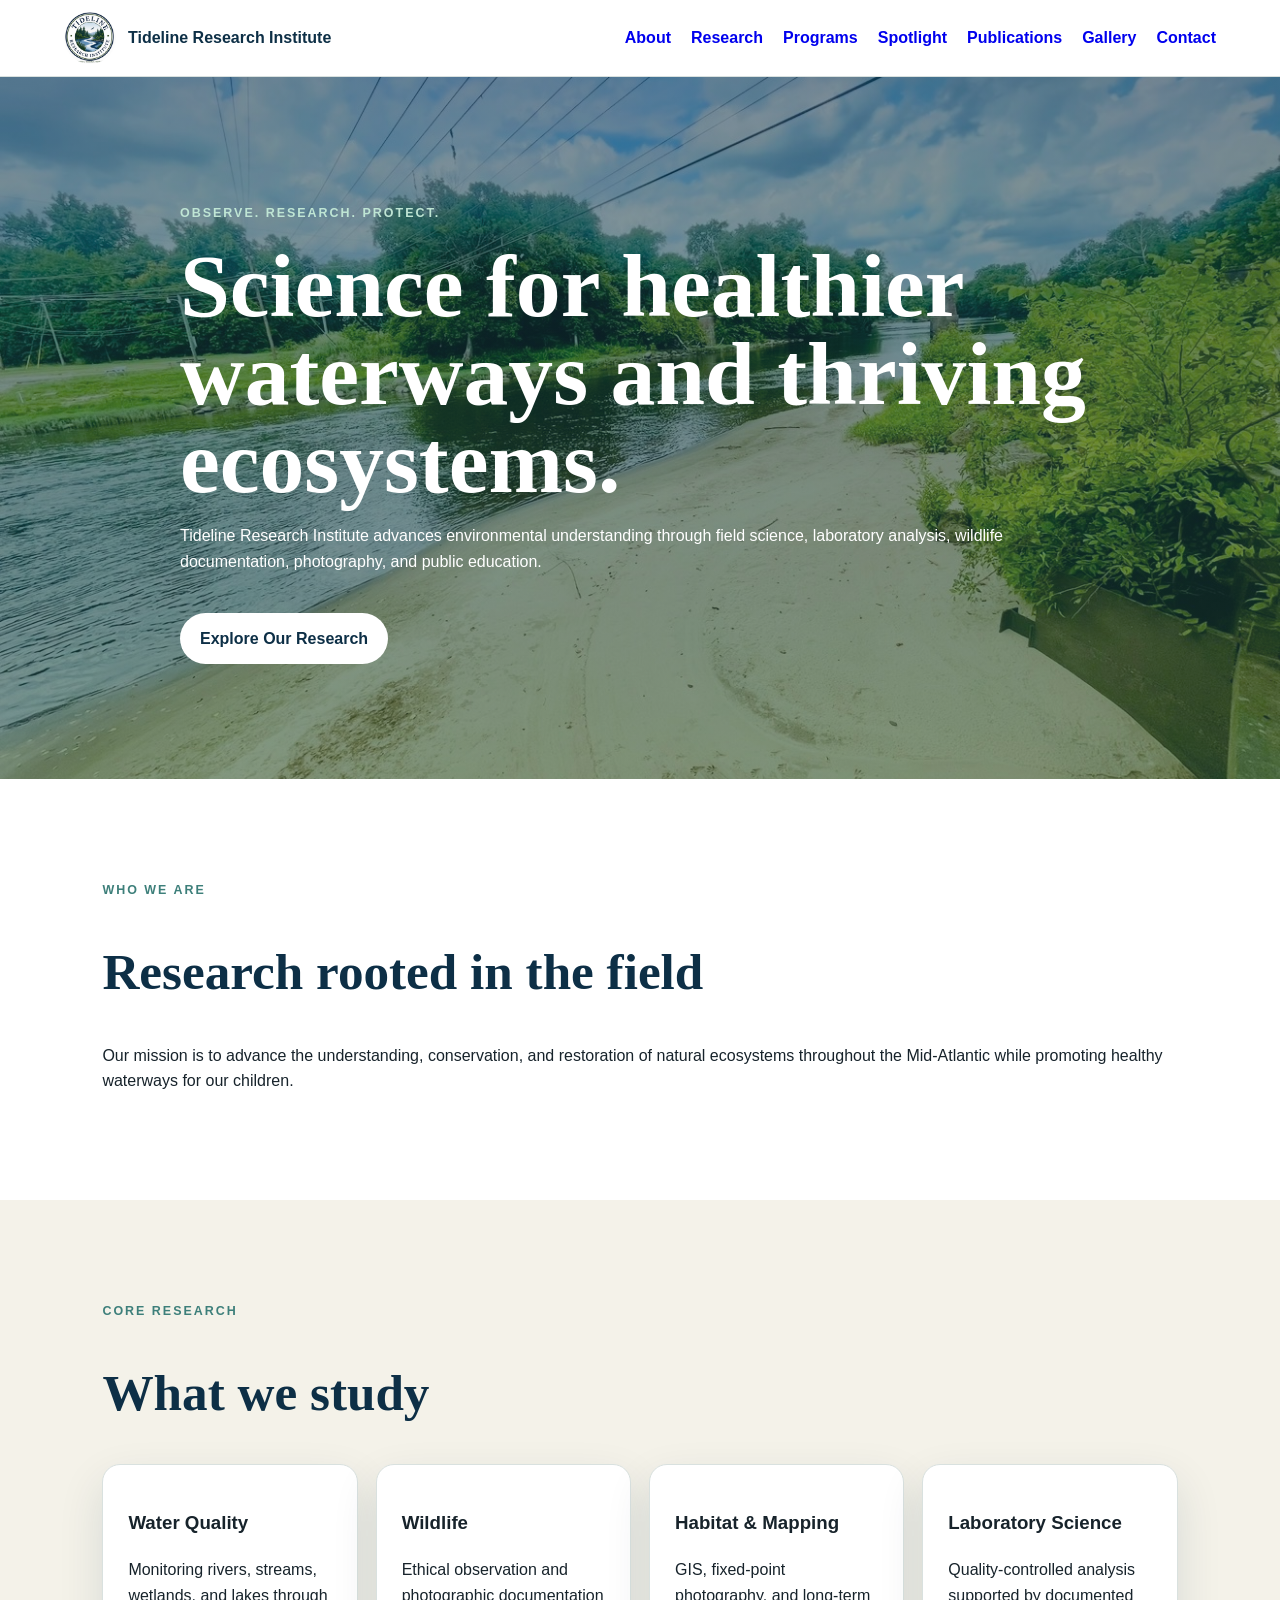
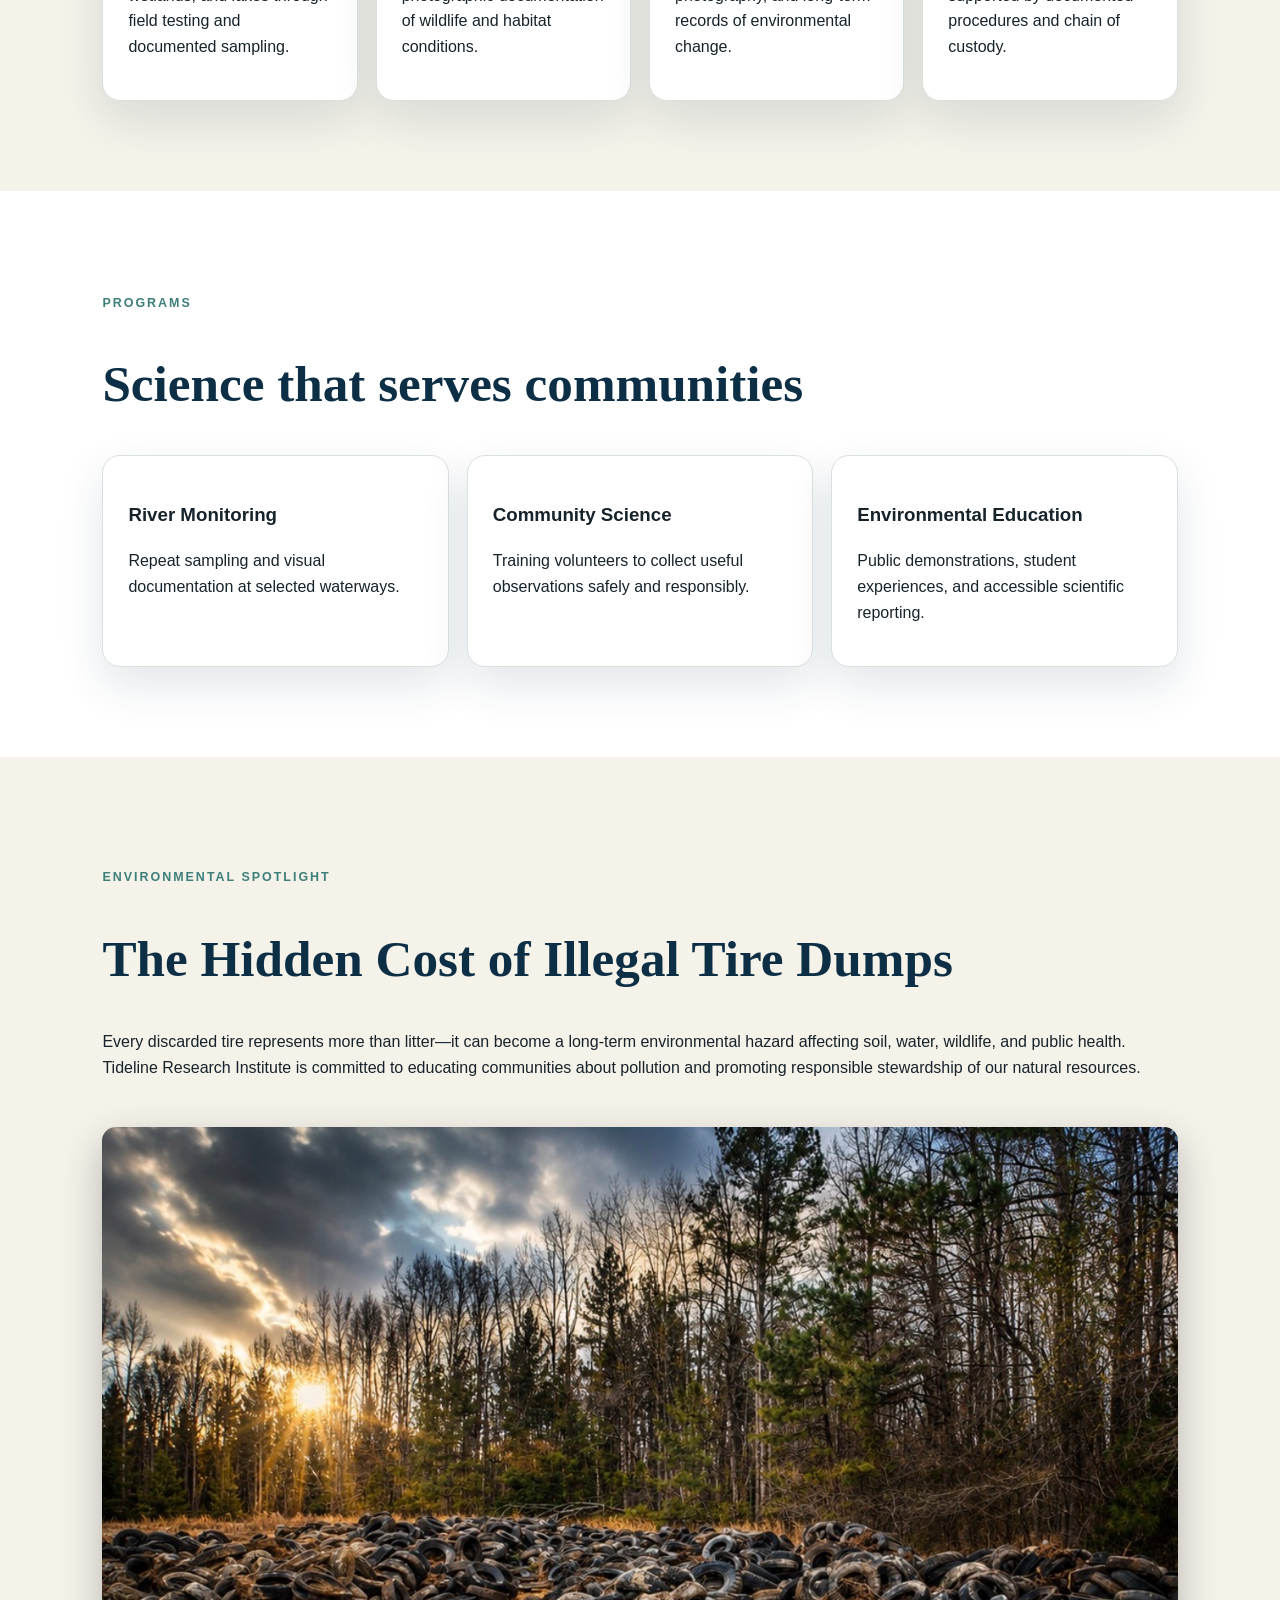
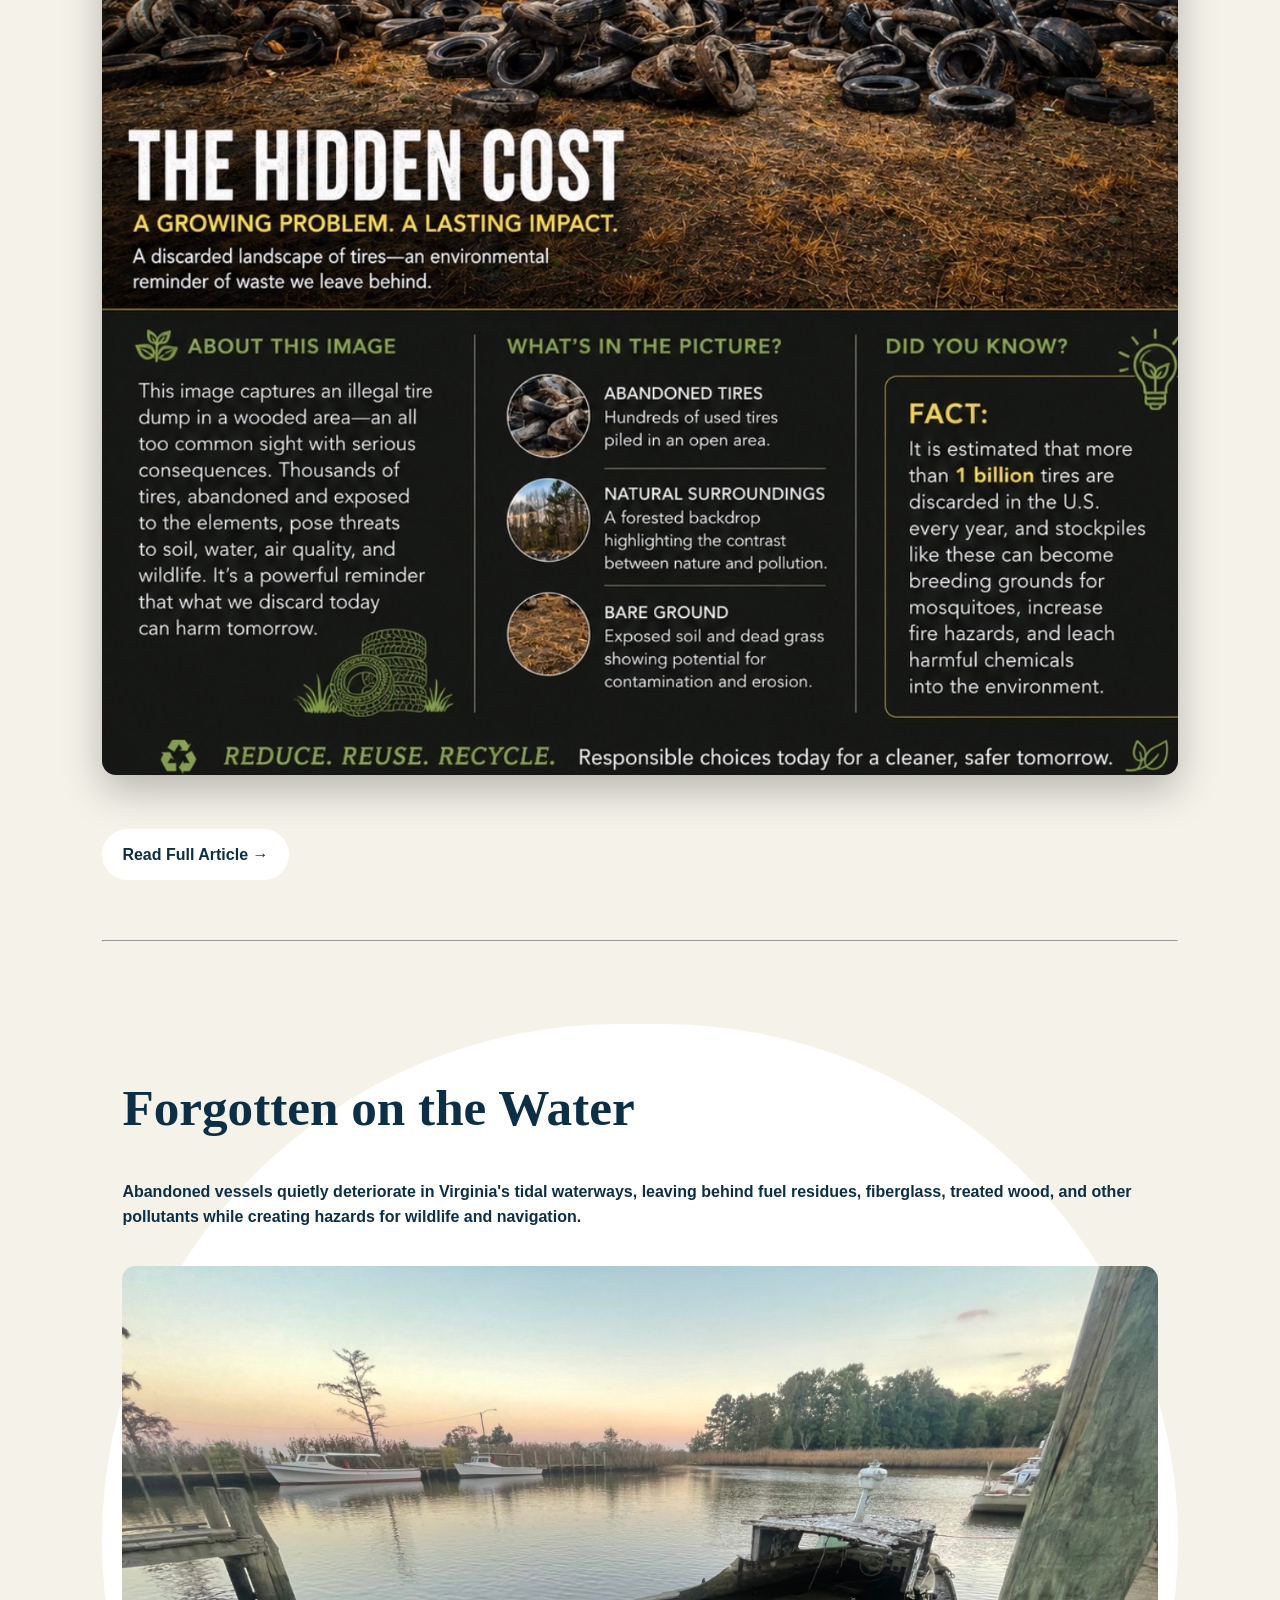
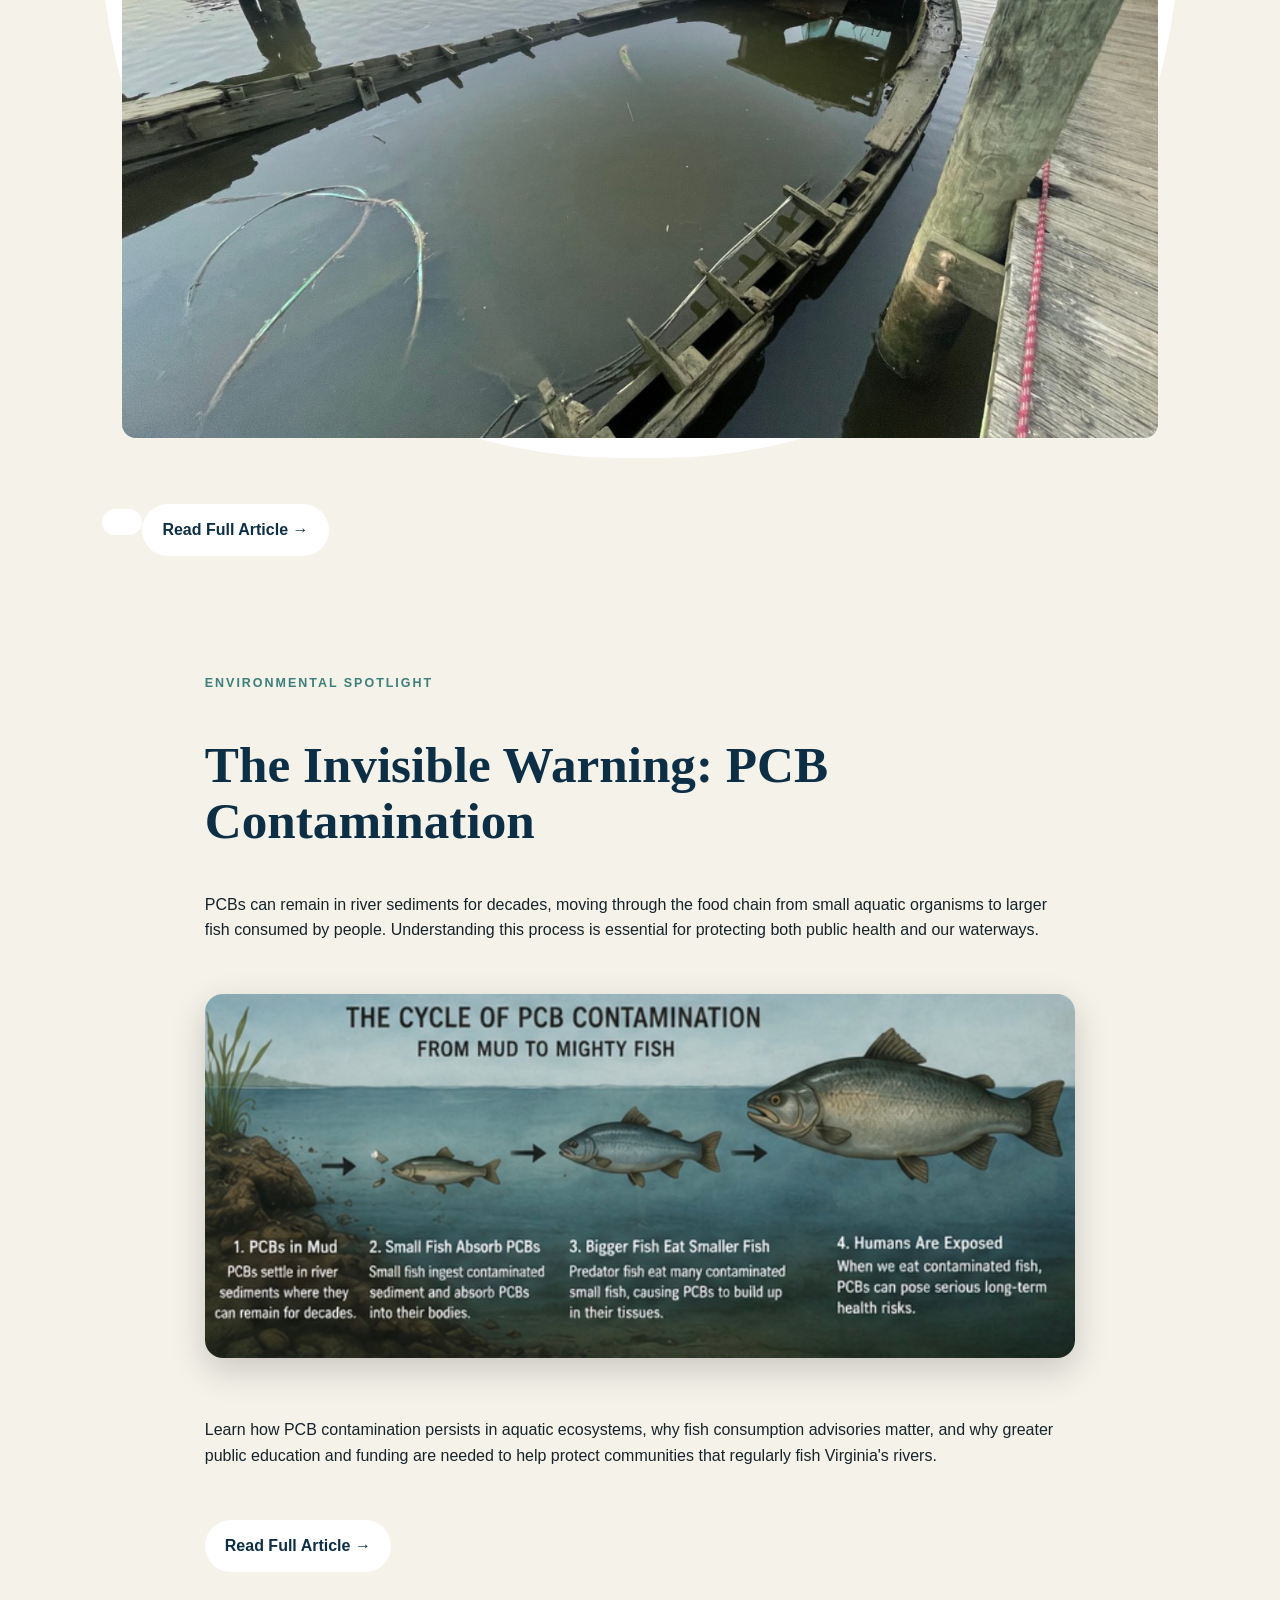
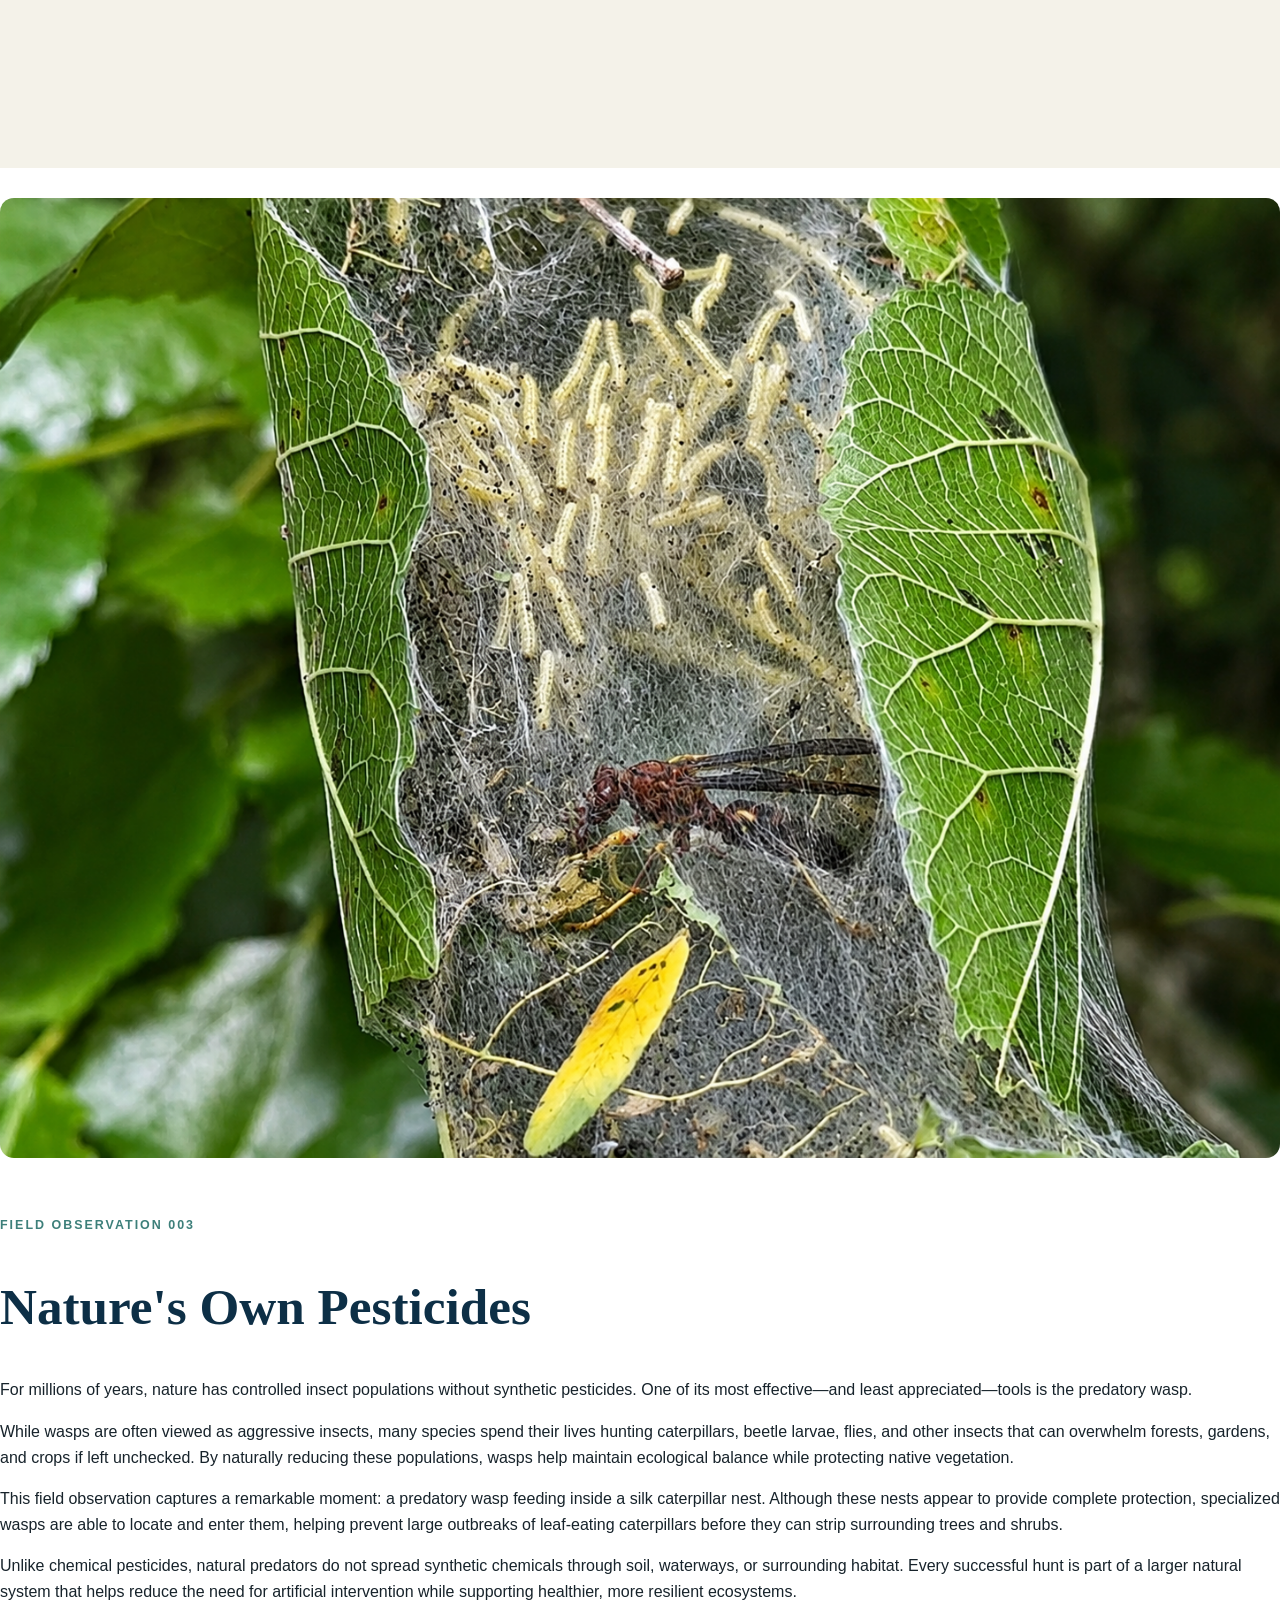
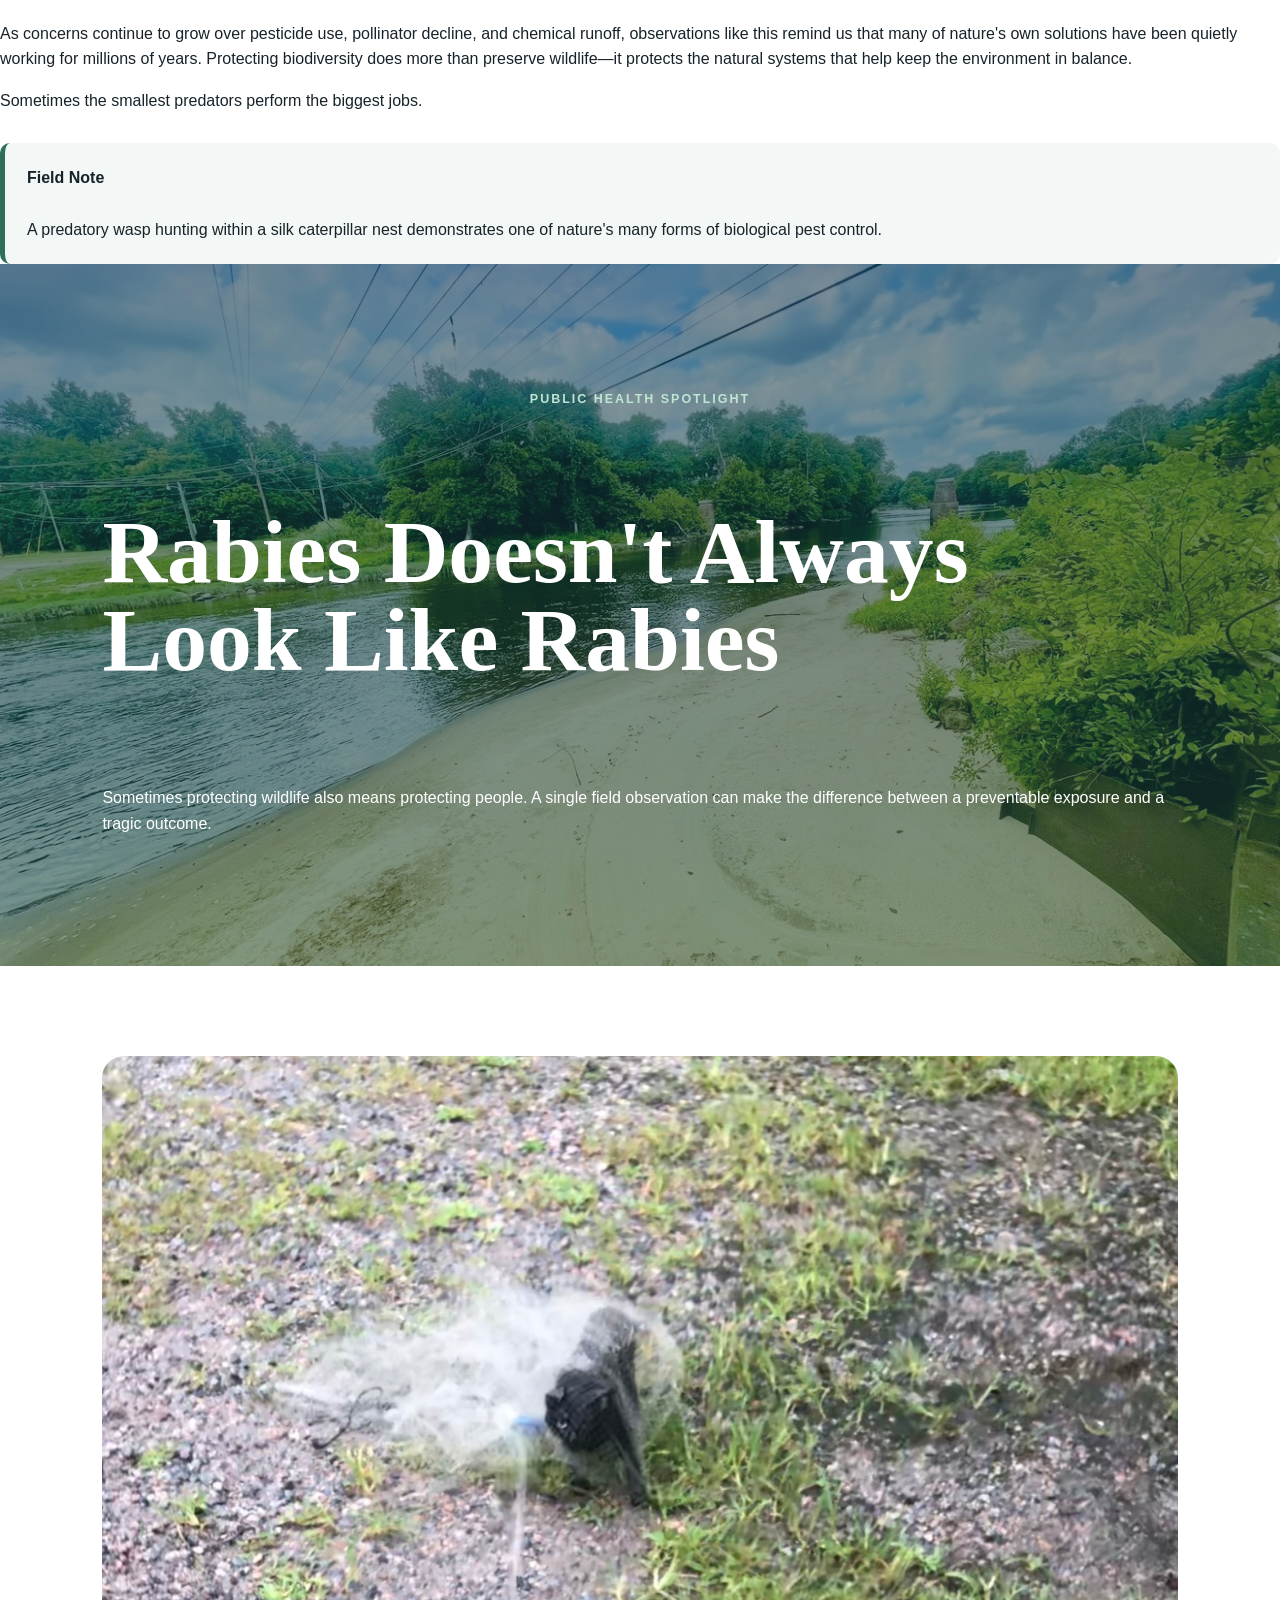
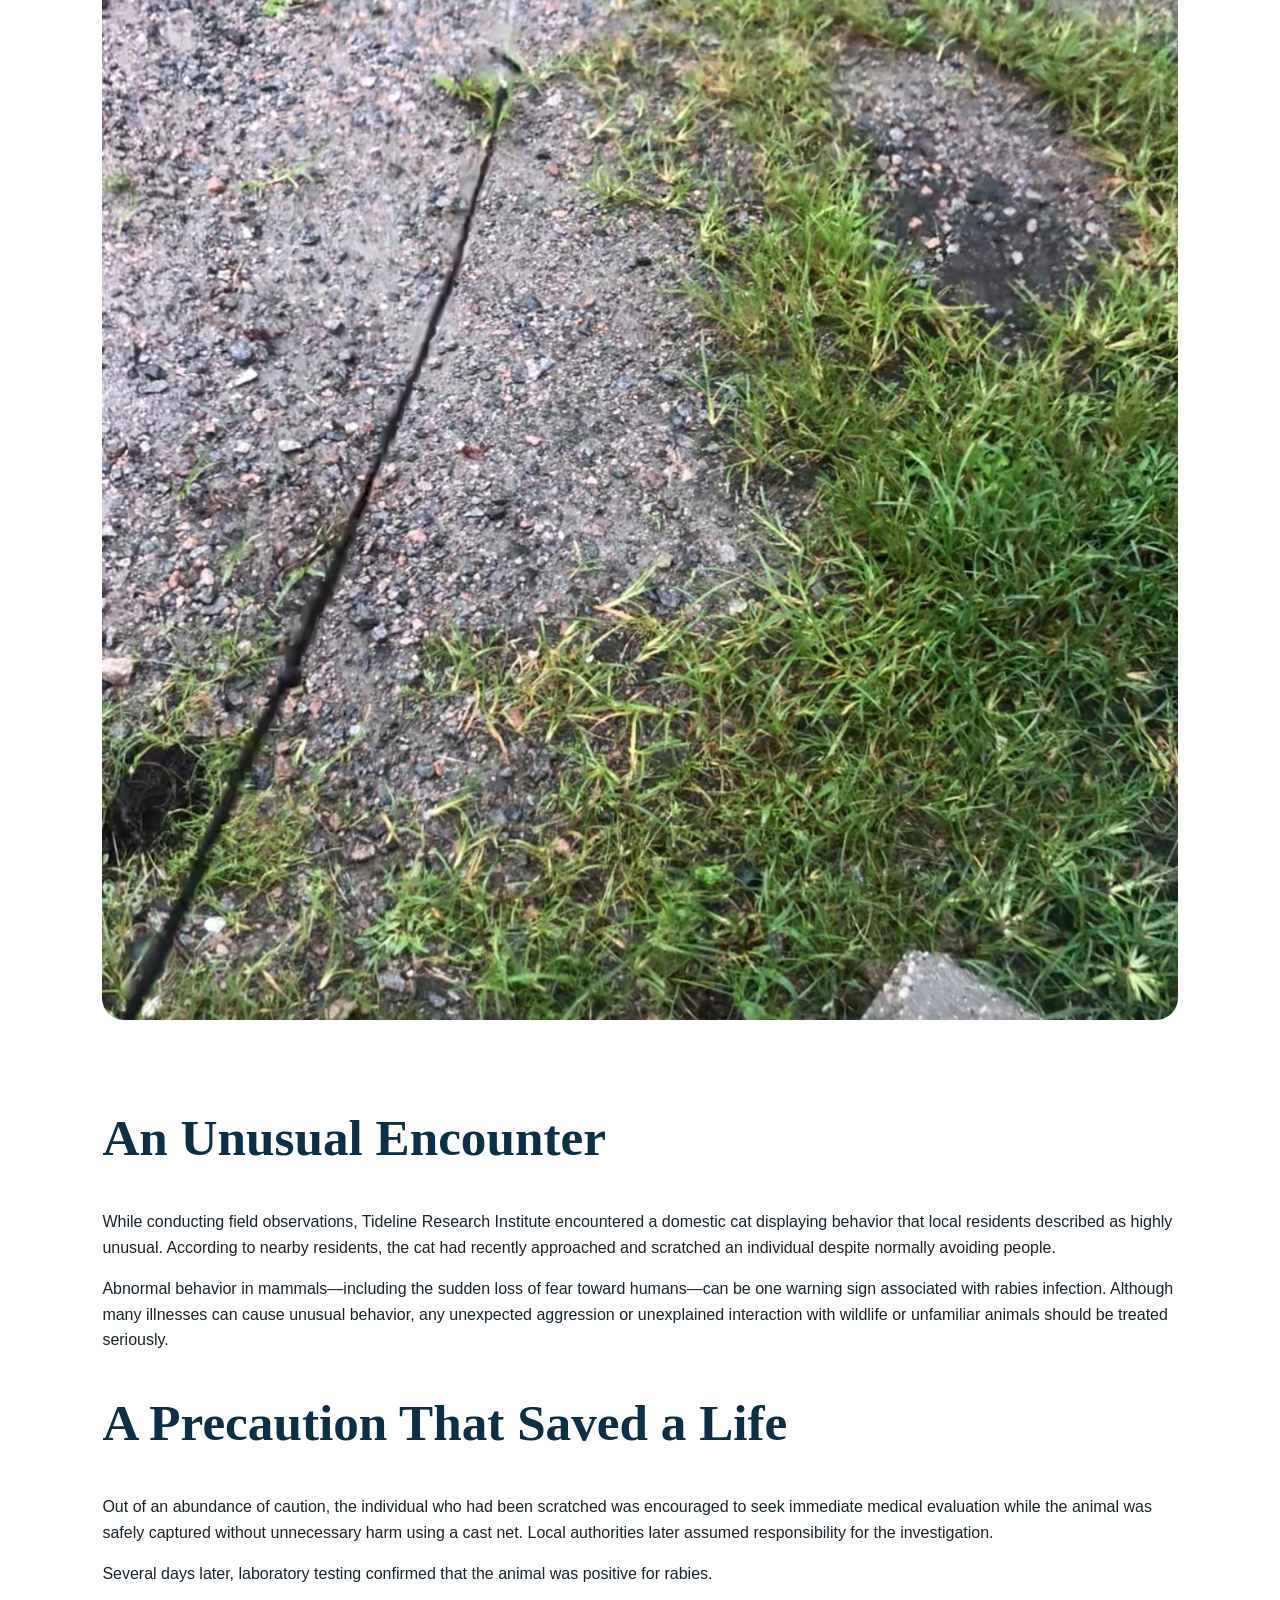
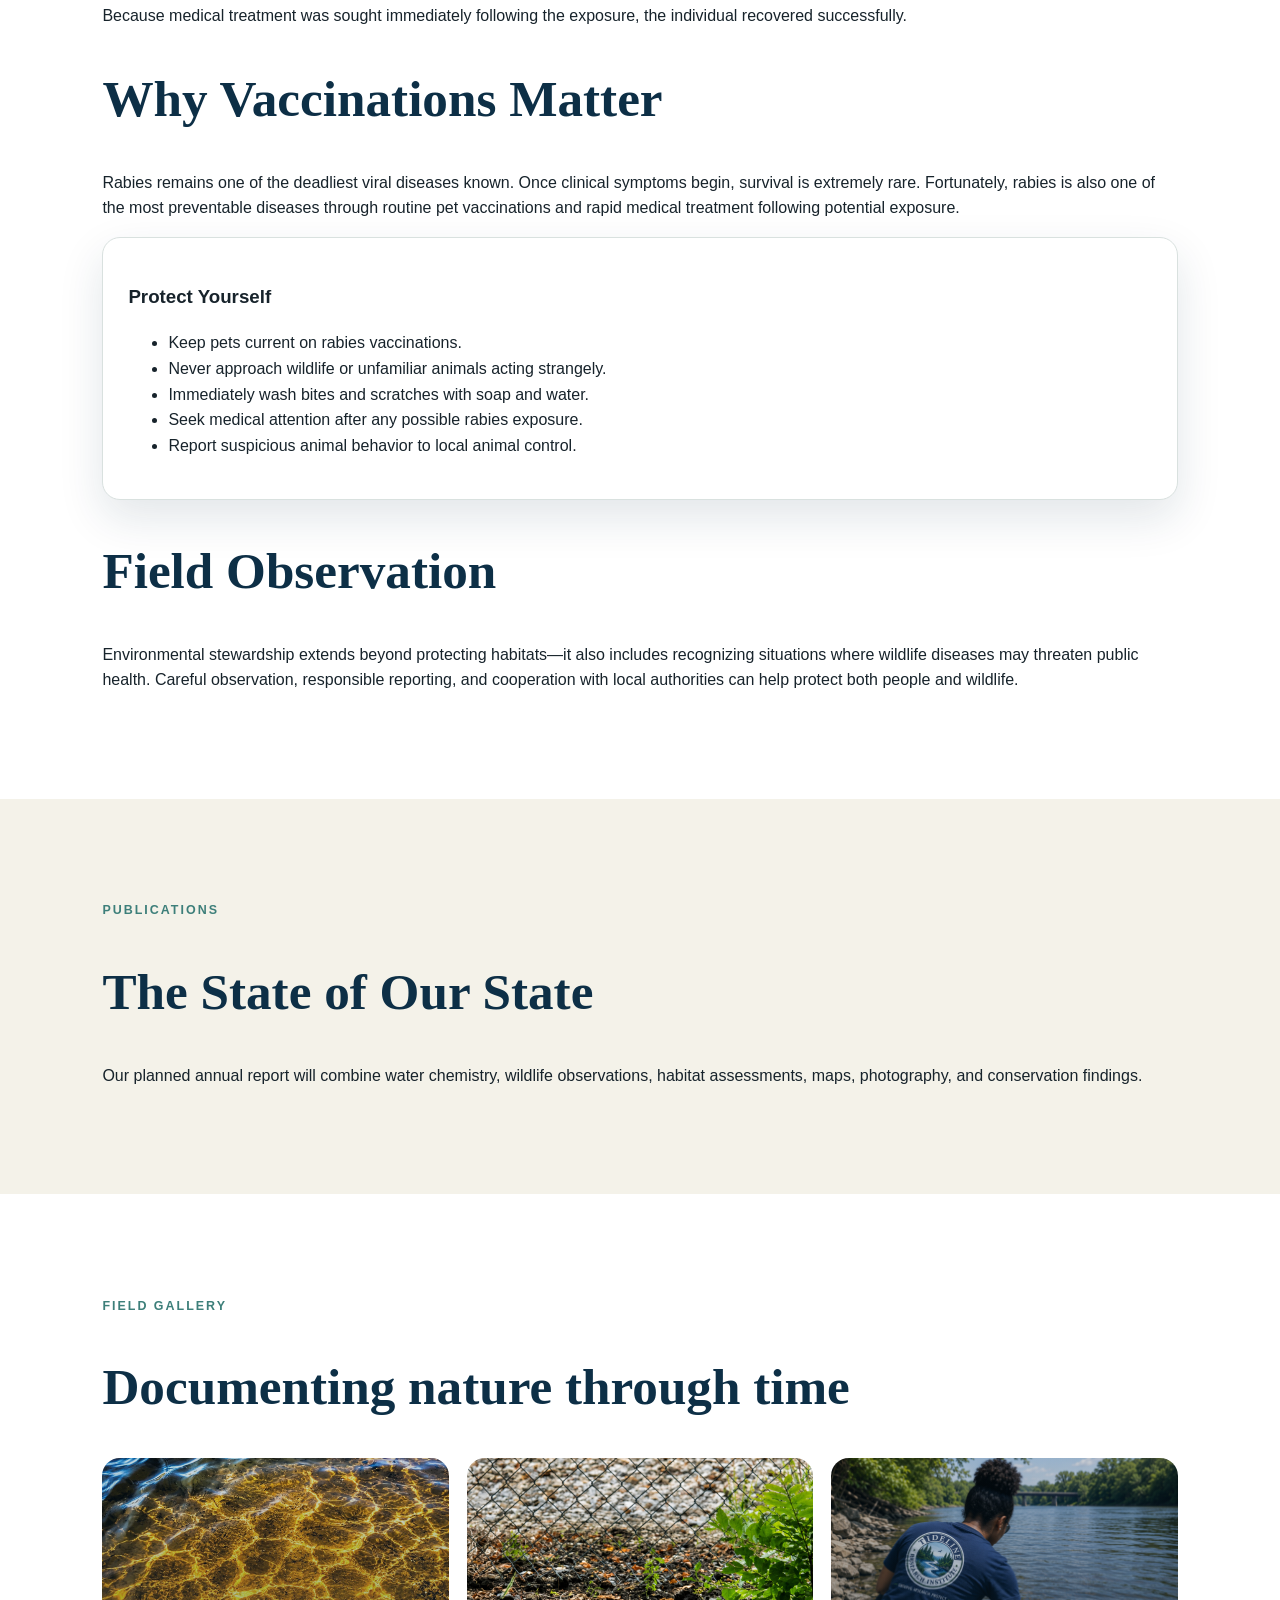
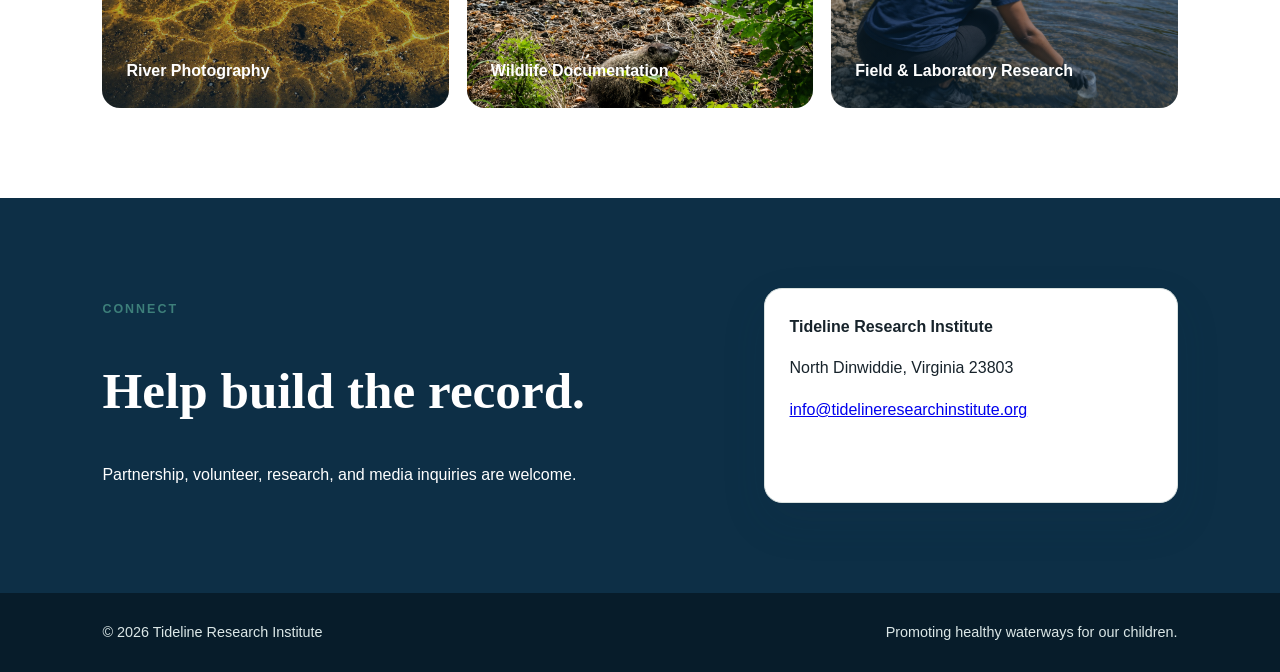
<file: index.html>
<!doctype html>
<html lang="en">
<head>
  <meta property="og:title" content="Tideline Research Institute">
<meta property="og:description" content="Environmental research, water quality, wildlife conservation, and public education.">
<meta property="og:image" content="logo.png">
<meta property="og:type" content="website">
<meta charset="utf-8">
<meta name="viewport" content="width=device-width, initial-scale=1">
<title>Tideline Research Institute</title>
<meta name="description" content="Environmental research, wildlife documentation, water-quality monitoring, conservation, and public education.">
<link rel="stylesheet" href="styles.css">
</head>
<body>
<header>
  <a class="brand" href="#home">
    <img src="logo.png" alt="Tideline Research Institute logo">
    <span>Tideline Research Institute</span>
  </a>
  <button id="menu">Menu</button>
  <nav id="nav">
    <a href="#about">About</a>
    <a href="#research">Research</a>
    <a href="#programs">Programs</a>
    <a href="#spotlight">Spotlight</a>
    <a href="#publications">Publications</a>
    <a href="#gallery">Gallery</a>
    <a href="#contact">Contact</a>
  </nav>
</header>

<main>
<section id="home" class="hero">
  <div>
    <p class="eyebrow">Observe. Research. Protect.</p>
    <h1>Science for healthier waterways and thriving ecosystems.</h1>
    <p>Tideline Research Institute advances environmental understanding through field science, laboratory analysis, wildlife documentation, photography, and public education.</p>
    <a class="btn" href="#research">Explore Our Research</a>
  </div>
</section>

<section id="about" class="section">
  <p class="eyebrow">Who We Are</p>
  <h2>Research rooted in the field</h2>
  <p>Our mission is to advance the understanding, conservation, and restoration of natural ecosystems throughout the Mid-Atlantic while promoting healthy waterways for our children.</p>
</section>

<section id="research" class="section alt">
  <p class="eyebrow">Core Research</p>
  <h2>What we study</h2>
  <div class="grid">
    <article><h3>Water Quality</h3><p>Monitoring rivers, streams, wetlands, and lakes through field testing and documented sampling.</p></article>
    <article><h3>Wildlife</h3><p>Ethical observation and photographic documentation of wildlife and habitat conditions.</p></article>
    <article><h3>Habitat & Mapping</h3><p>GIS, fixed-point photography, and long-term records of environmental change.</p></article>
    <article><h3>Laboratory Science</h3><p>Quality-controlled analysis supported by documented procedures and chain of custody.</p></article>
  </div>
</section>

<section id="programs" class="section">
  <p class="eyebrow">Programs</p>
  <h2>Science that serves communities</h2>
  <div class="grid three">
    <article><h3>River Monitoring</h3><p>Repeat sampling and visual documentation at selected waterways.</p></article>
    <article><h3>Community Science</h3><p>Training volunteers to collect useful observations safely and responsibly.</p></article>
    <article><h3>Environmental Education</h3><p>Public demonstrations, student experiences, and accessible scientific reporting.</p></article>
  </div>
</section>
<section id="spotlight" class="section alt">
    <div class="container">

        <h5 class="eyebrow">Environmental Spotlight</h5>

        <h2>The Hidden Cost of Illegal Tire Dumps</h2>

        <p>
            Every discarded tire represents more than litter—it can become a long-term
            environmental hazard affecting soil, water, wildlife, and public health.
            Tideline Research Institute is committed to educating communities about
            pollution and promoting responsible stewardship of our natural resources.
        </p>

        <img
            src="IMG_0226.jpeg"
            alt="The Hidden Cost of Illegal Tire Dumps"
            style="width:100%;border-radius:14px;margin-top:30px;box-shadow:0 15px 40px rgba(0,0,0,.25);">
<p style="margin-top:24px;">
  <a class="btn" href="tiredumps.html">
    Read Full Article →
    <hr style="margin:60px 0;">

<h2>Forgotten on the Water</h2>

<p>
Abandoned vessels quietly deteriorate in Virginia's tidal waterways, leaving behind fuel residues, fiberglass, treated wood, and other pollutants while creating hazards for wildlife and navigation.
</p>

<img
src="IMG_0229.jpeg"
alt="Abandoned Vessel"
style="width:100%;border-radius:14px;margin-top:20px;">

<p style="margin-top:24px;">
<a class="btn" href="boats.html">
Read Full Article →
</a>
</p>
  </a>
</p>
    </div>

<section id="pcb" class="section alt">
    <div class="container">

        <p class="eyebrow">Environmental Spotlight</p>

        <h2>The Invisible Warning: PCB Contamination</h2>

        <p>
            PCBs can remain in river sediments for decades, moving through the food chain from small aquatic organisms to larger fish consumed by people. Understanding this process is essential for protecting both public health and our waterways.
        </p>

        <img
            src="IMG_0235.jpeg"
            alt="Cycle of PCB contamination from river sediment to fish and human consumption"
            style="width:100%;border-radius:18px;box-shadow:0 12px 35px rgba(0,0,0,.18);margin:35px 0;">

        <p>
            Learn how PCB contamination persists in aquatic ecosystems, why fish consumption advisories matter, and why greater public education and funding are needed to help protect communities that regularly fish Virginia's rivers.
        </p>

        <p style="margin-top:30px;">
            <a class="btn" href="pcbcontamination.html">
                Read Full Article →
            </a>
        </p>

    </div>
</section>
  
</section>

  <img
  src="0D252C12-E954-45B9-AF05-C8CB2DD5C07C.png"
  alt="Predatory wasp hunting caterpillars inside a silk web"
  style="width:100%;border-radius:14px;margin:30px 0;object-fit:cover;"
>
  <h5 class="eyebrow">Field Observation 003</h5>

<h2>Nature's Own Pesticides</h2>

<p>
For millions of years, nature has controlled insect populations without synthetic pesticides. One of its most effective—and least appreciated—tools is the predatory wasp.
</p>

<p>
While wasps are often viewed as aggressive insects, many species spend their lives hunting caterpillars, beetle larvae, flies, and other insects that can overwhelm forests, gardens, and crops if left unchecked. By naturally reducing these populations, wasps help maintain ecological balance while protecting native vegetation.
</p>

<p>
This field observation captures a remarkable moment: a predatory wasp feeding inside a silk caterpillar nest. Although these nests appear to provide complete protection, specialized wasps are able to locate and enter them, helping prevent large outbreaks of leaf-eating caterpillars before they can strip surrounding trees and shrubs.
</p>

<p>
Unlike chemical pesticides, natural predators do not spread synthetic chemicals through soil, waterways, or surrounding habitat. Every successful hunt is part of a larger natural system that helps reduce the need for artificial intervention while supporting healthier, more resilient ecosystems.
</p>

<p>
As concerns continue to grow over pesticide use, pollinator decline, and chemical runoff, observations like this remind us that many of nature's own solutions have been quietly working for millions of years. Protecting biodiversity does more than preserve wildlife—it protects the natural systems that help keep the environment in balance.
</p>

<p>
Sometimes the smallest predators perform the biggest jobs.
</p>

<div style="
background:#f3f7f5;
padding:22px;
border-left:5px solid #2e6f5c;
border-radius:10px;
margin-top:30px;
">
<strong>Field Note</strong><br><br>
A predatory wasp hunting within a silk caterpillar nest demonstrates one of nature's many forms of biological pest control.
</div>

  <section class="hero">

<p class="eyebrow">PUBLIC HEALTH SPOTLIGHT</p>

<h1>Rabies Doesn't Always Look Like Rabies</h1>

<p>
Sometimes protecting wildlife also means protecting people. A single field observation can make the difference between a preventable exposure and a tragic outcome.
</p>

</section>

<section class="section">

<img
src="IMG_0339.jpeg"
alt="Safely capturing a cat suspected of having rabies"
style="width:100%;border-radius:22px;margin-bottom:40px;">

<h2>An Unusual Encounter</h2>

<p>

While conducting field observations, Tideline Research Institute encountered a domestic cat displaying behavior that local residents described as highly unusual. According to nearby residents, the cat had recently approached and scratched an individual despite normally avoiding people.

</p>

<p>

Abnormal behavior in mammals—including the sudden loss of fear toward humans—can be one warning sign associated with rabies infection. Although many illnesses can cause unusual behavior, any unexpected aggression or unexplained interaction with wildlife or unfamiliar animals should be treated seriously.

</p>

<h2>A Precaution That Saved a Life</h2>

<p>

Out of an abundance of caution, the individual who had been scratched was encouraged to seek immediate medical evaluation while the animal was safely captured without unnecessary harm using a cast net. Local authorities later assumed responsibility for the investigation.

</p>

<p>

Several days later, laboratory testing confirmed that the animal was positive for rabies.

</p>

<p>

Because medical treatment was sought immediately following the exposure, the individual recovered successfully.

</p>

<h2>Why Vaccinations Matter</h2>

<p>

Rabies remains one of the deadliest viral diseases known. Once clinical symptoms begin, survival is extremely rare. Fortunately, rabies is also one of the most preventable diseases through routine pet vaccinations and rapid medical treatment following potential exposure.

</p>

<div class="panel">

<h3>Protect Yourself</h3>

<ul>

<li>Keep pets current on rabies vaccinations.</li>

<li>Never approach wildlife or unfamiliar animals acting strangely.</li>

<li>Immediately wash bites and scratches with soap and water.</li>

<li>Seek medical attention after any possible rabies exposure.</li>

<li>Report suspicious animal behavior to local animal control.</li>

</ul>

</div>

<h2>Field Observation</h2>

<p>

Environmental stewardship extends beyond protecting habitats—it also includes recognizing situations where wildlife diseases may threaten public health. Careful observation, responsible reporting, and cooperation with local authorities can help protect both people and wildlife.

</p>

</section>
  
<section id="publications" class="section alt">
  <p class="eyebrow">Publications</p>
  <h2>The State of Our State</h2>
  <p>Our planned annual report will combine water chemistry, wildlife observations, habitat assessments, maps, photography, and conservation findings.</p>
</section>

<section id="gallery" class="section">
  <p class="eyebrow">Field Gallery</p>
  <h2>Documenting nature through time</h2>
  <div class="gallery">
  <a href="riverphotography.html" style="text-decoration:none;color:inherit;">
<div style="
background:
linear-gradient(rgba(13,47,70,.18), rgba(13,47,70,.45)),
url('IMG_0244.jpeg');
background-size:cover;
background-position:center 35%;
">
River Photography
</div>
</a>
<a href="wildlife.html" style="text-decoration:none;color:inherit;">

<div style="
background-image:url('D9C00184-7600-45F3-8F25-3B37F26868F0.png');
background-size:cover;
background-position:center center;
background-repeat:no-repeat;
">

Wildlife Documentation

</div>

</a>
   <a href="fieldresearch.html" style="text-decoration:none;color:inherit;">

<div style="
background:
linear-gradient(rgba(13,47,70,.15),rgba(13,47,70,.45)),
url('22906DB4-4F8C-4349-9549-8721A0DA4881.png');
background-size:cover;
background-position:center;
background-repeat:no-repeat;
">

Field & Laboratory Research

</div>

</a>
  </div>
</section>

<section id="contact" class="section contact">
  <div>
    <p class="eyebrow">Connect</p>
    <h2>Help build the record.</h2>
    <p>Partnership, volunteer, research, and media inquiries are welcome.</p>
  </div>
  <div class="panel">
    <strong>Tideline Research Institute</strong>
    <p>North Dinwiddie, Virginia 23803</p>
    <p><a href="mailto:info@tidelineresearchinstitute.org">info@tidelineresearchinstitute.org</a></p>
  </div>
</section>
</main>

<footer>
  <span>© <span id="year"></span> Tideline Research Institute</span>
  <span>Promoting healthy waterways for our children.</span>
  
</footer>
<script src="script.js"></script>
  <div class="flower-border flower-border-left"></div>
<div class="flower-border flower-border-right"></div>
</body>
</html>
</file>
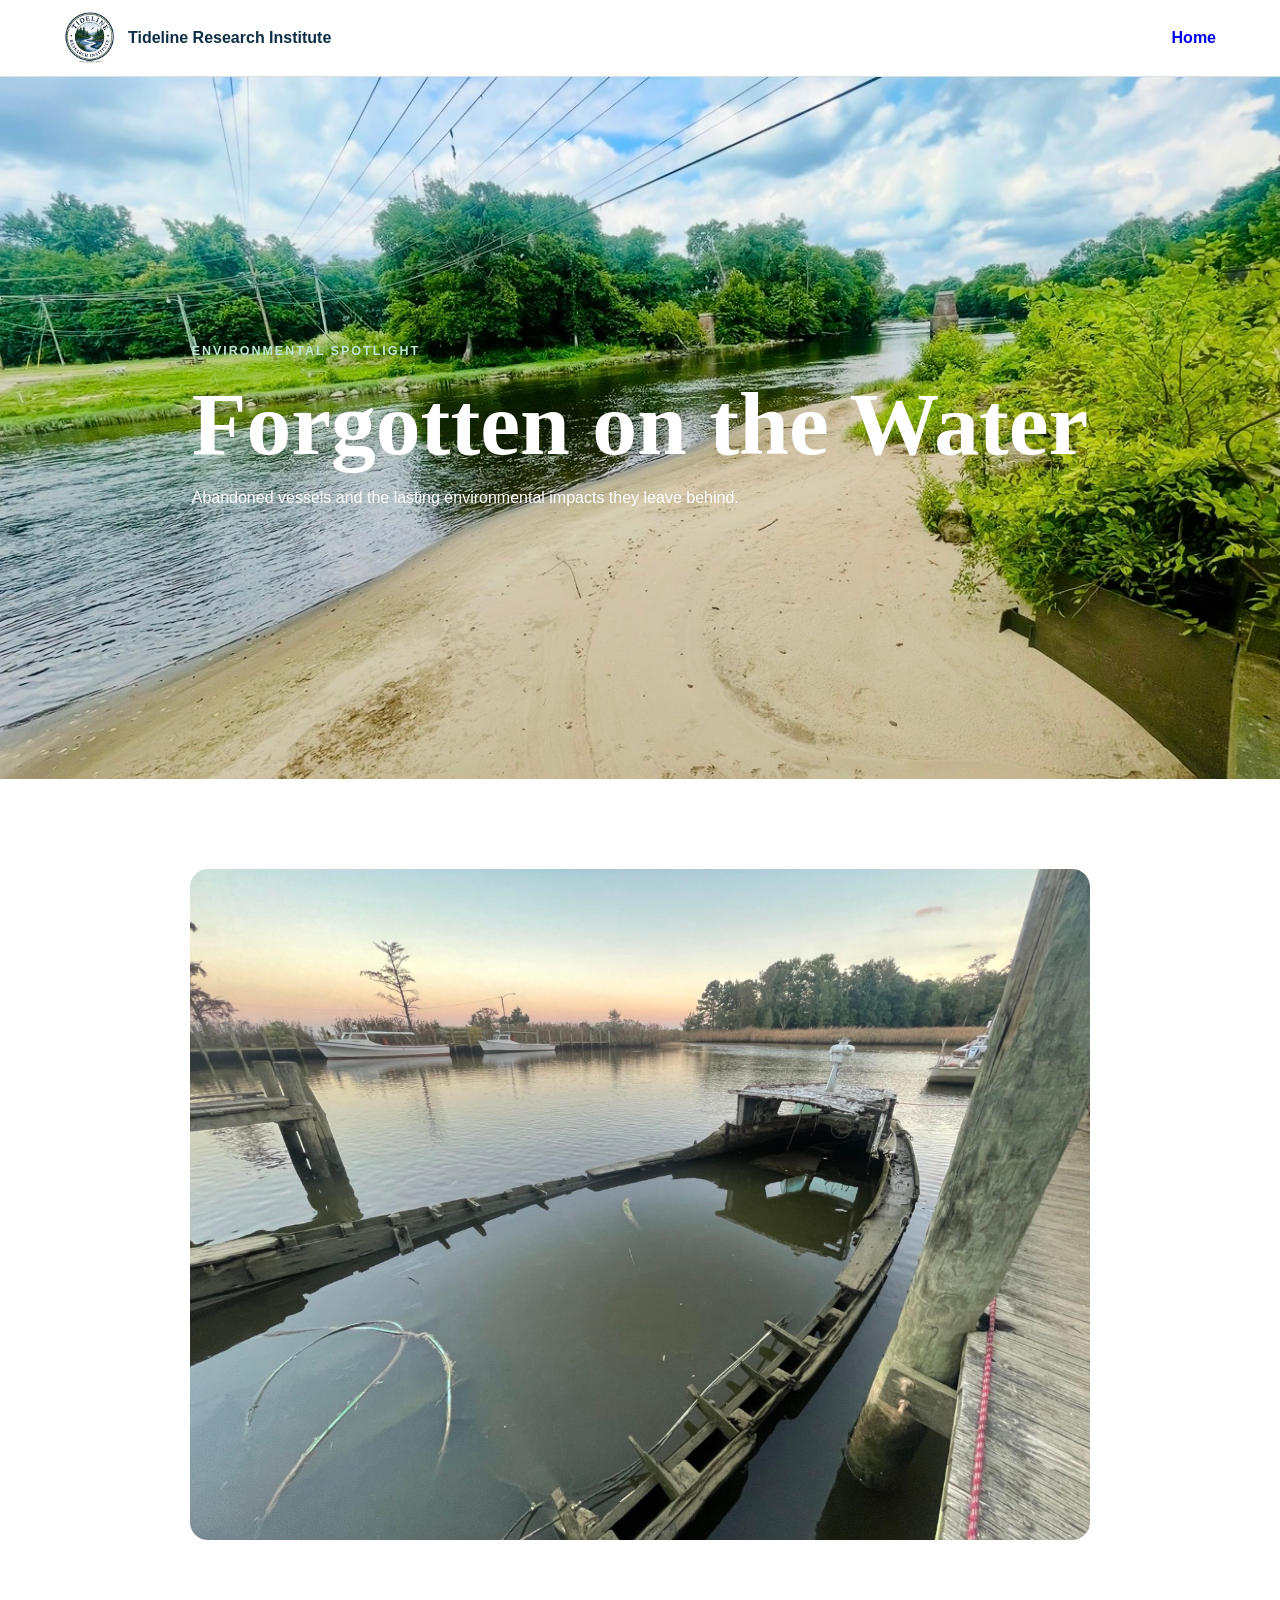
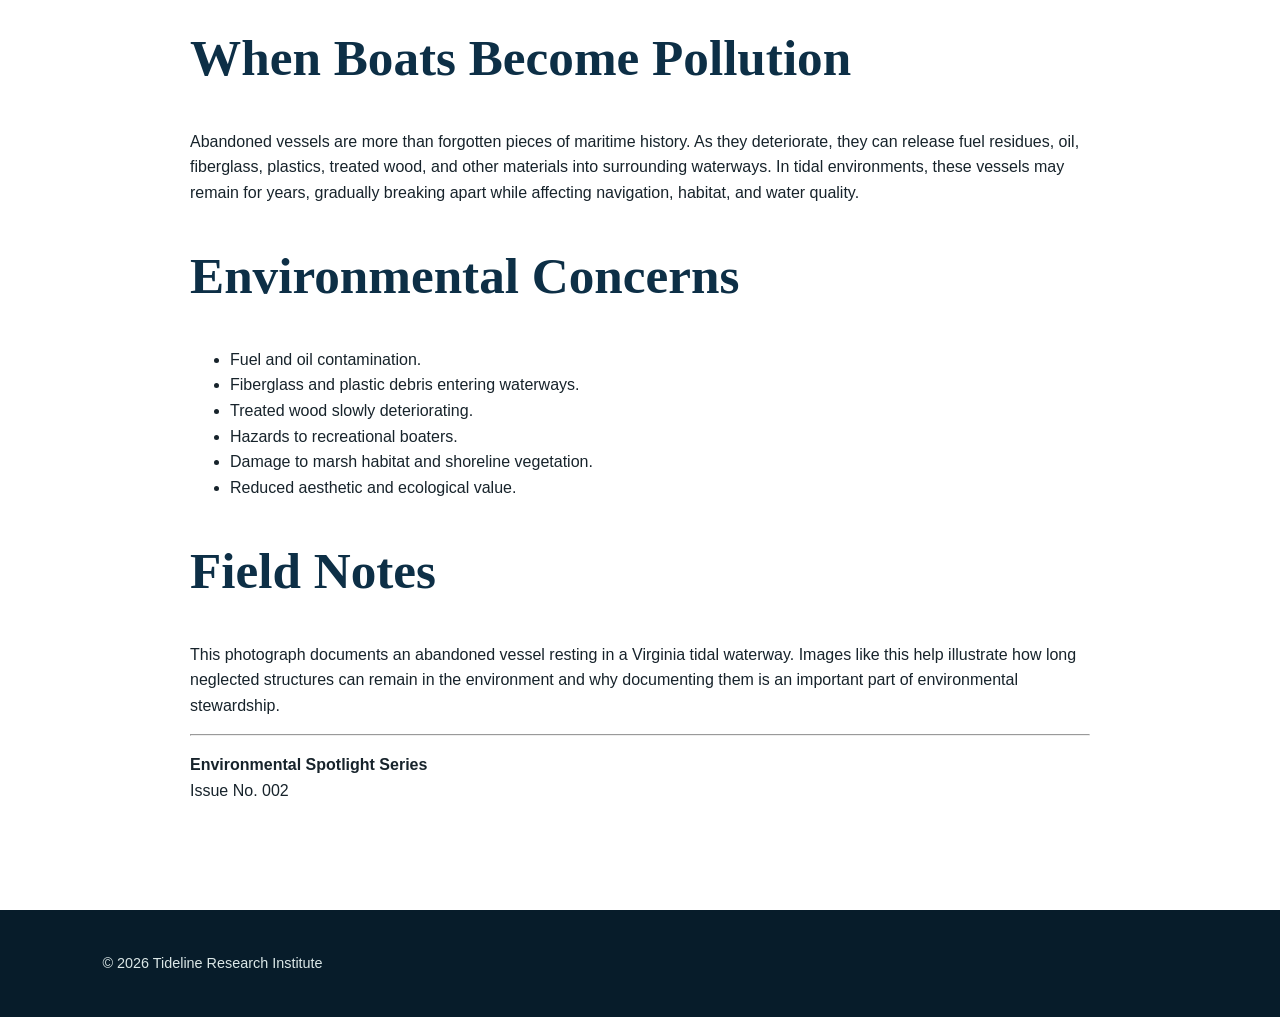
<file: boats.html>
<!DOCTYPE html>
<html lang="en">
<head>
<meta charset="UTF-8">
<meta name="viewport" content="width=device-width, initial-scale=1.0">
<title>Forgotten on the Water | Tideline Research Institute</title>
<link rel="stylesheet" href="styles.css">
</head>

<body>

<header>
<a class="brand" href="index.html">
<img src="logo.png" alt="Tideline Research Institute">
<span>Tideline Research Institute</span>
</a>

<nav>
<a href="index.html">Home</a>
</nav>
</header>

<section class="hero"
style="background-image:url('IMG_0196.jpeg');">

<div>

<p class="eyebrow">
Environmental Spotlight
</p>

<h1>
Forgotten on the Water
</h1>

<p>
Abandoned vessels and the lasting environmental impacts they leave behind.
</p>

</div>

</section>

<section class="section">

<div style="max-width:900px;margin:auto;">

<img src="IMG_0229.jpeg"
style="width:100%;border-radius:18px;margin-bottom:40px;">

<h2>When Boats Become Pollution</h2>

<p>
Abandoned vessels are more than forgotten pieces of maritime history. As they deteriorate, they can release fuel residues, oil, fiberglass, plastics, treated wood, and other materials into surrounding waterways. In tidal environments, these vessels may remain for years, gradually breaking apart while affecting navigation, habitat, and water quality.
</p>

<h2>Environmental Concerns</h2>

<ul>

<li>Fuel and oil contamination.</li>

<li>Fiberglass and plastic debris entering waterways.</li>

<li>Treated wood slowly deteriorating.</li>

<li>Hazards to recreational boaters.</li>

<li>Damage to marsh habitat and shoreline vegetation.</li>

<li>Reduced aesthetic and ecological value.</li>

</ul>

<h2>Field Notes</h2>

<p>
This photograph documents an abandoned vessel resting in a Virginia tidal waterway. Images like this help illustrate how long neglected structures can remain in the environment and why documenting them is an important part of environmental stewardship.
</p>

<hr>

<p><strong>Environmental Spotlight Series</strong><br>
Issue No. 002</p>

</div>

</section>

<footer>
<p>© 2026 Tideline Research Institute</p>
</footer>

</body>
</html>
</file>
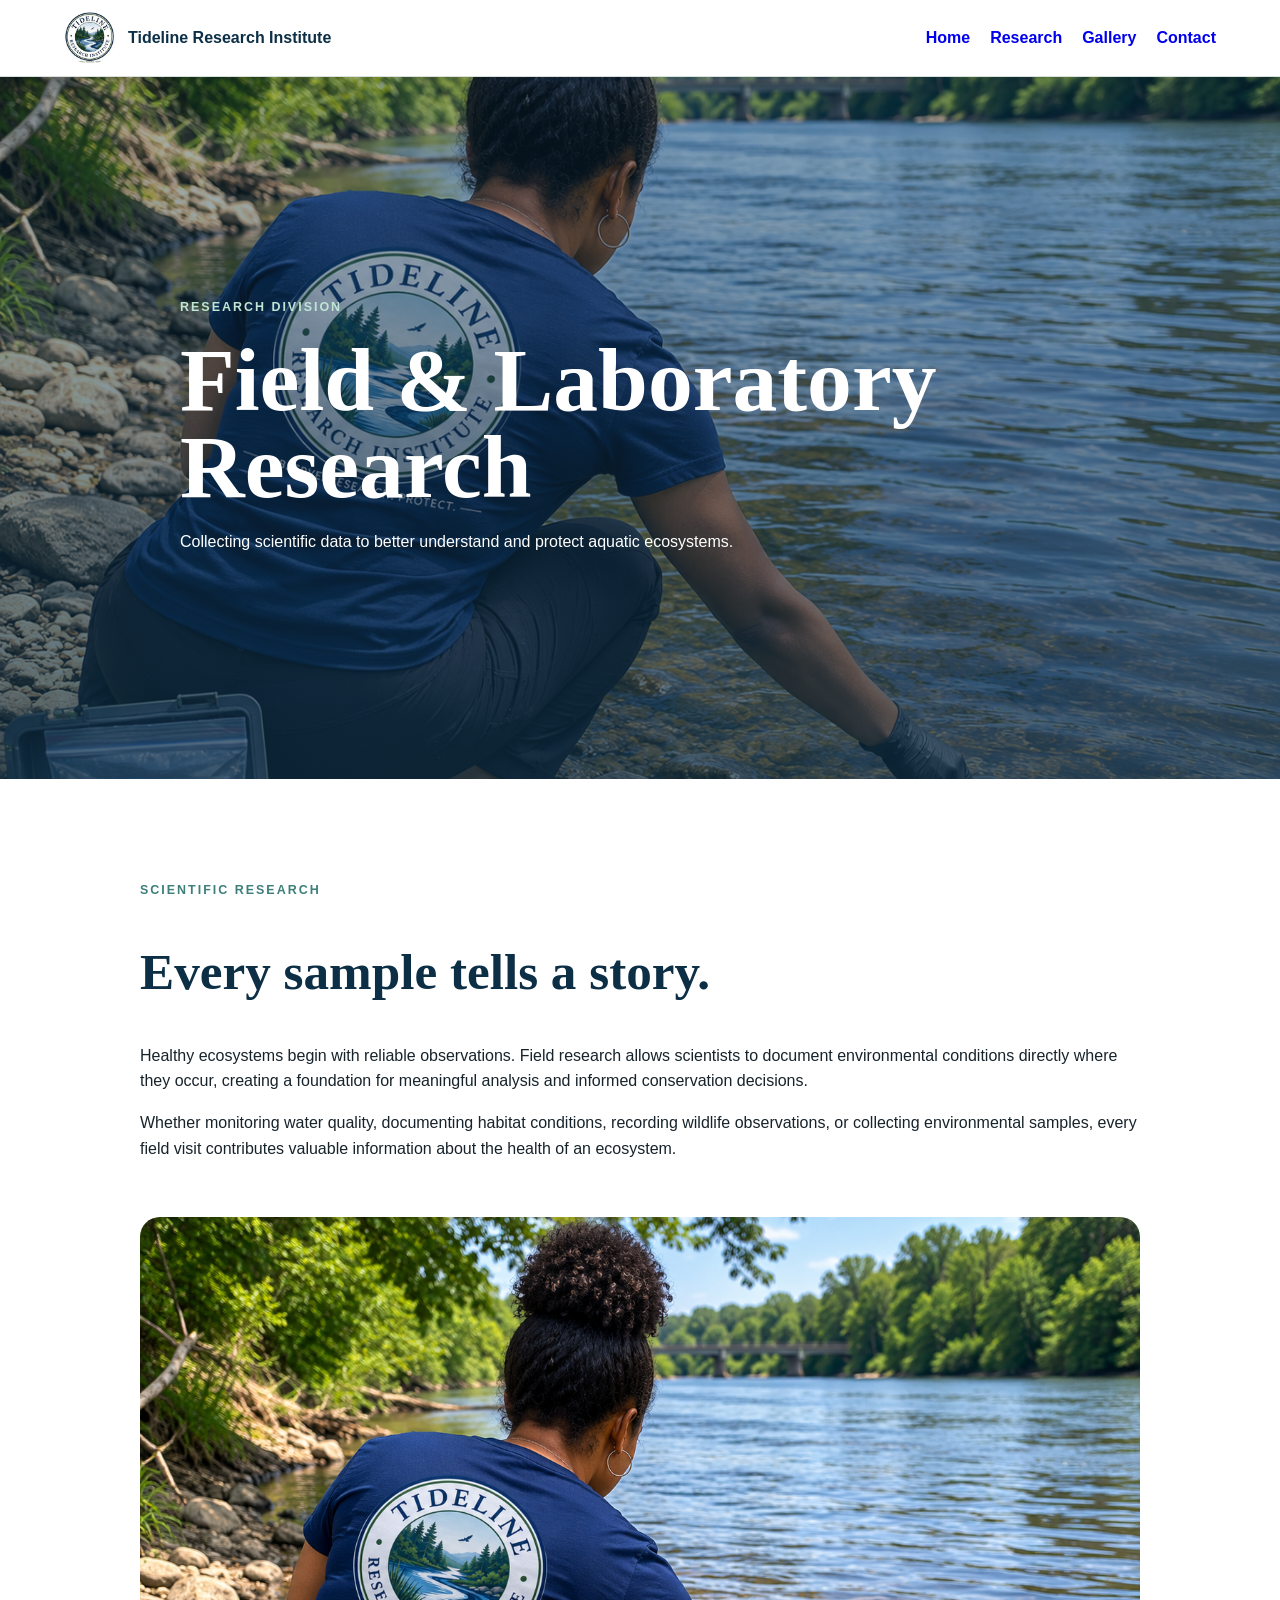
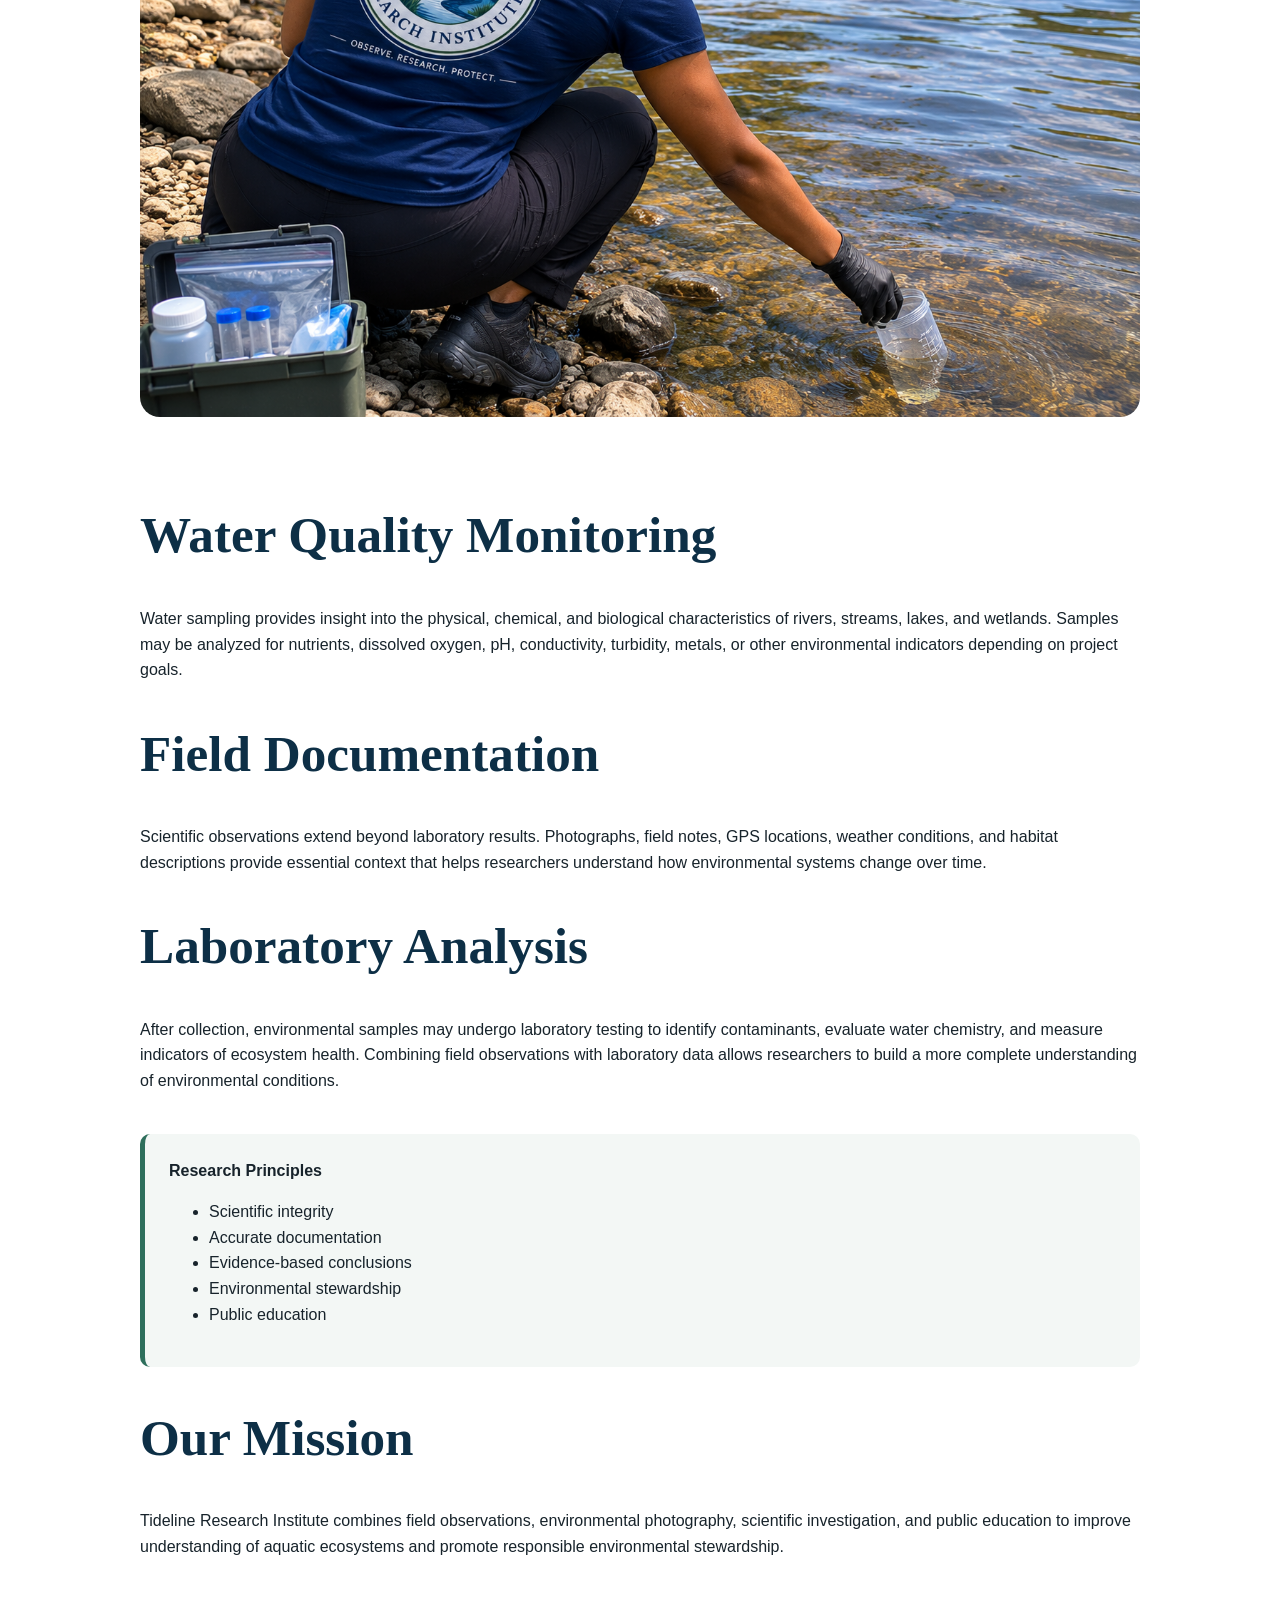
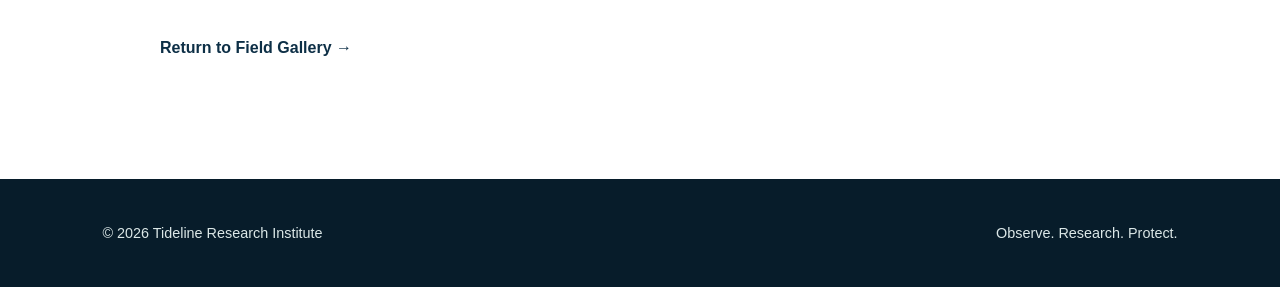
<file: fieldresearch.html>
<!DOCTYPE html>
<html lang="en">
<head>

<meta charset="UTF-8">
<meta name="viewport" content="width=device-width, initial-scale=1.0">

<title>Field & Laboratory Research | Tideline Research Institute</title>

<meta name="description" content="Scientific field methods and laboratory research conducted by Tideline Research Institute.">

<link rel="stylesheet" href="styles.css">

</head>

<body>

<header>

<a class="brand" href="index.html">
<img src="logo.png" alt="Tideline Research Institute">
<span>Tideline Research Institute</span>
</a>

<nav>

<a href="index.html">Home</a>
<a href="index.html#research">Research</a>
<a href="index.html#gallery">Gallery</a>
<a href="index.html#contact">Contact</a>

</nav>

</header>

<section class="hero" style="
background:
linear-gradient(rgba(13,47,70,.35),rgba(13,47,70,.70)),
url('8D7BD7A1-A616-4B25-BB4C-F1011125D2D3.png');
background-size:cover;
background-position:center;
">

<div>

<p class="eyebrow">Research Division</p>

<h1>Field & Laboratory Research</h1>

<p>
Collecting scientific data to better understand and protect aquatic ecosystems.
</p>

</div>

</section>

<section class="section">

<div style="max-width:1000px;margin:auto;">

<p class="eyebrow">Scientific Research</p>

<h2>Every sample tells a story.</h2>

<p>
Healthy ecosystems begin with reliable observations. Field research allows scientists to document environmental conditions directly where they occur, creating a foundation for meaningful analysis and informed conservation decisions.
</p>

<p>
Whether monitoring water quality, documenting habitat conditions, recording wildlife observations, or collecting environmental samples, every field visit contributes valuable information about the health of an ecosystem.
</p>

<img
src="8D7BD7A1-A616-4B25-BB4C-F1011125D2D3.png"
style="width:100%;border-radius:20px;margin:40px 0;"
alt="Environmental researcher collecting a water sample">

<h2>Water Quality Monitoring</h2>

<p>
Water sampling provides insight into the physical, chemical, and biological characteristics of rivers, streams, lakes, and wetlands. Samples may be analyzed for nutrients, dissolved oxygen, pH, conductivity, turbidity, metals, or other environmental indicators depending on project goals.
</p>

<h2>Field Documentation</h2>

<p>
Scientific observations extend beyond laboratory results. Photographs, field notes, GPS locations, weather conditions, and habitat descriptions provide essential context that helps researchers understand how environmental systems change over time.
</p>

<h2>Laboratory Analysis</h2>

<p>
After collection, environmental samples may undergo laboratory testing to identify contaminants, evaluate water chemistry, and measure indicators of ecosystem health. Combining field observations with laboratory data allows researchers to build a more complete understanding of environmental conditions.
</p>

<div style="
background:#f3f7f5;
padding:24px;
border-left:5px solid #2e6f5c;
border-radius:10px;
margin:40px 0;
">

<strong>Research Principles</strong>

<ul>

<li>Scientific integrity</li>

<li>Accurate documentation</li>

<li>Evidence-based conclusions</li>

<li>Environmental stewardship</li>

<li>Public education</li>

</ul>

</div>

<h2>Our Mission</h2>

<p>
Tideline Research Institute combines field observations, environmental photography, scientific investigation, and public education to improve understanding of aquatic ecosystems and promote responsible environmental stewardship.
</p>

<p style="margin-top:40px;">

<a class="btn" href="index.html#gallery">

Return to Field Gallery →

</a>

</p>

</div>

</section>

<footer>

<p>© 2026 Tideline Research Institute</p>

<p>Observe. Research. Protect.</p>

</footer>

</body>

</html>
</file>
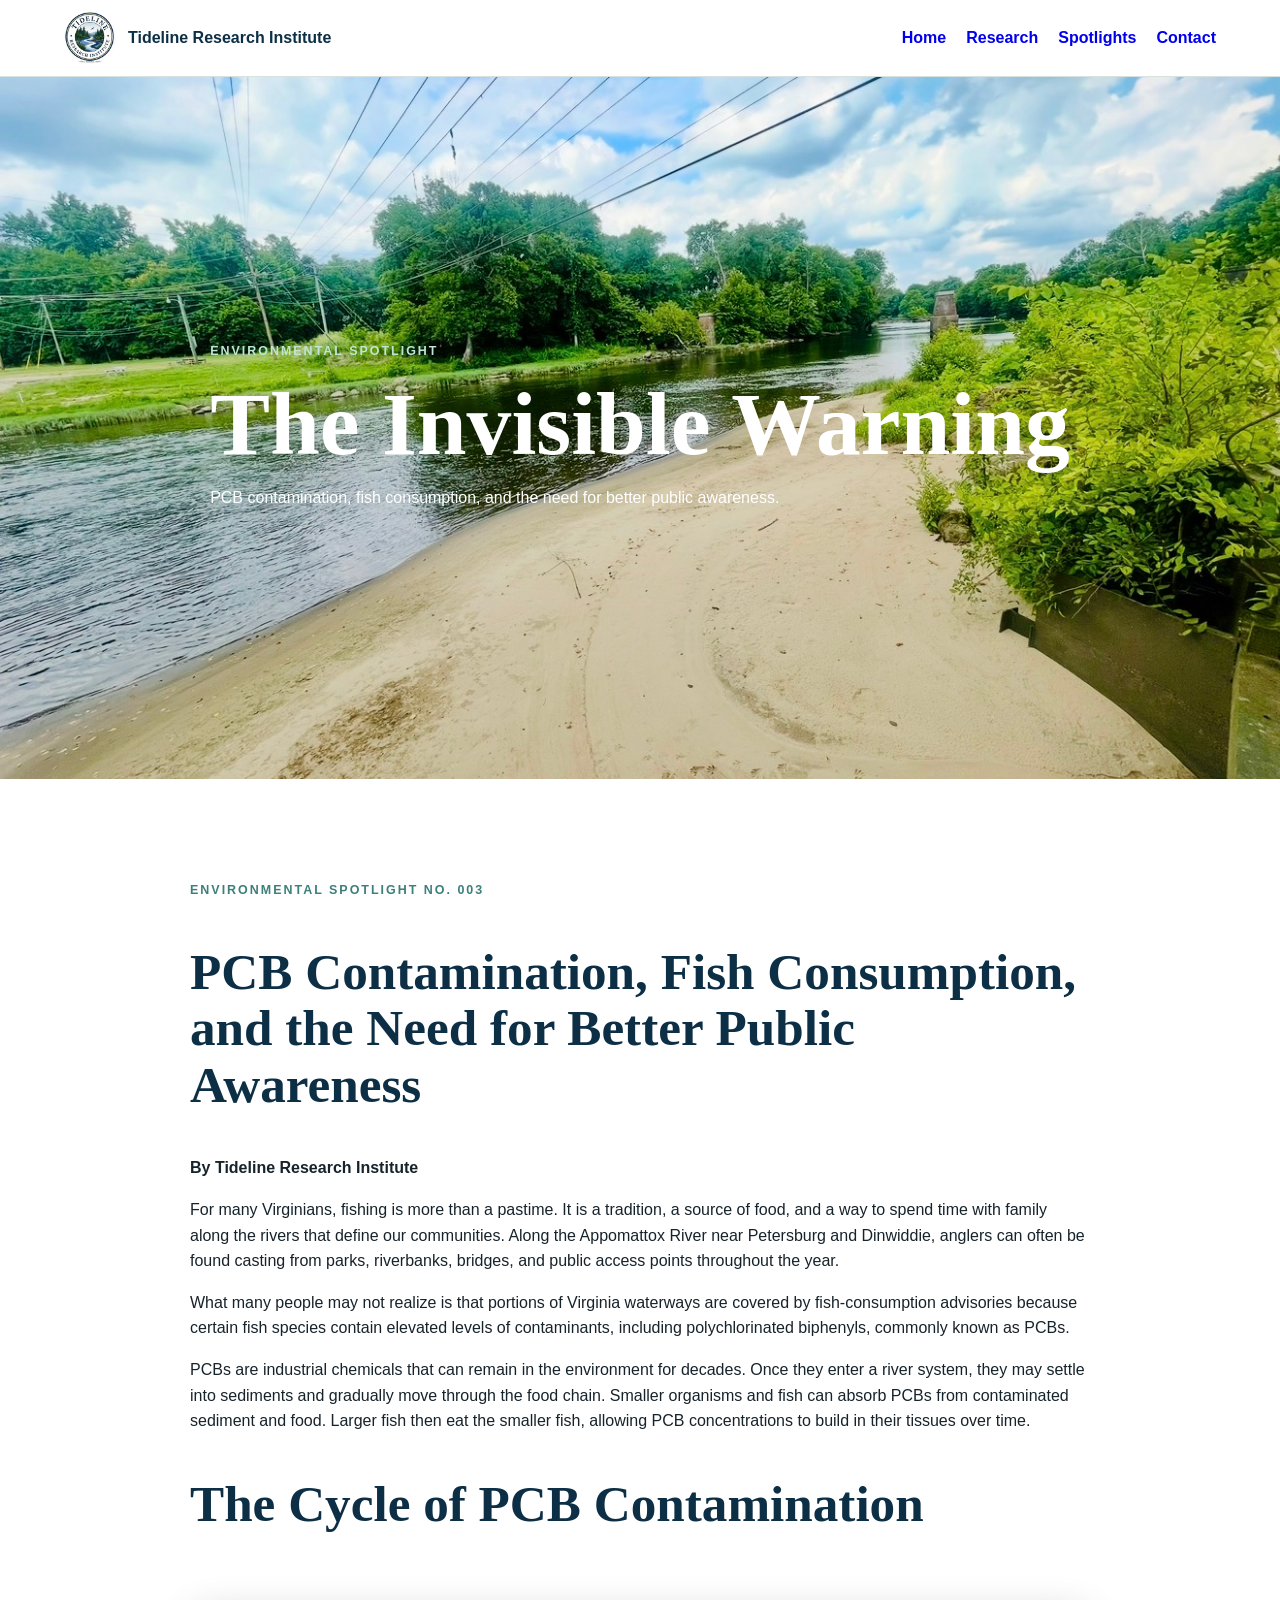
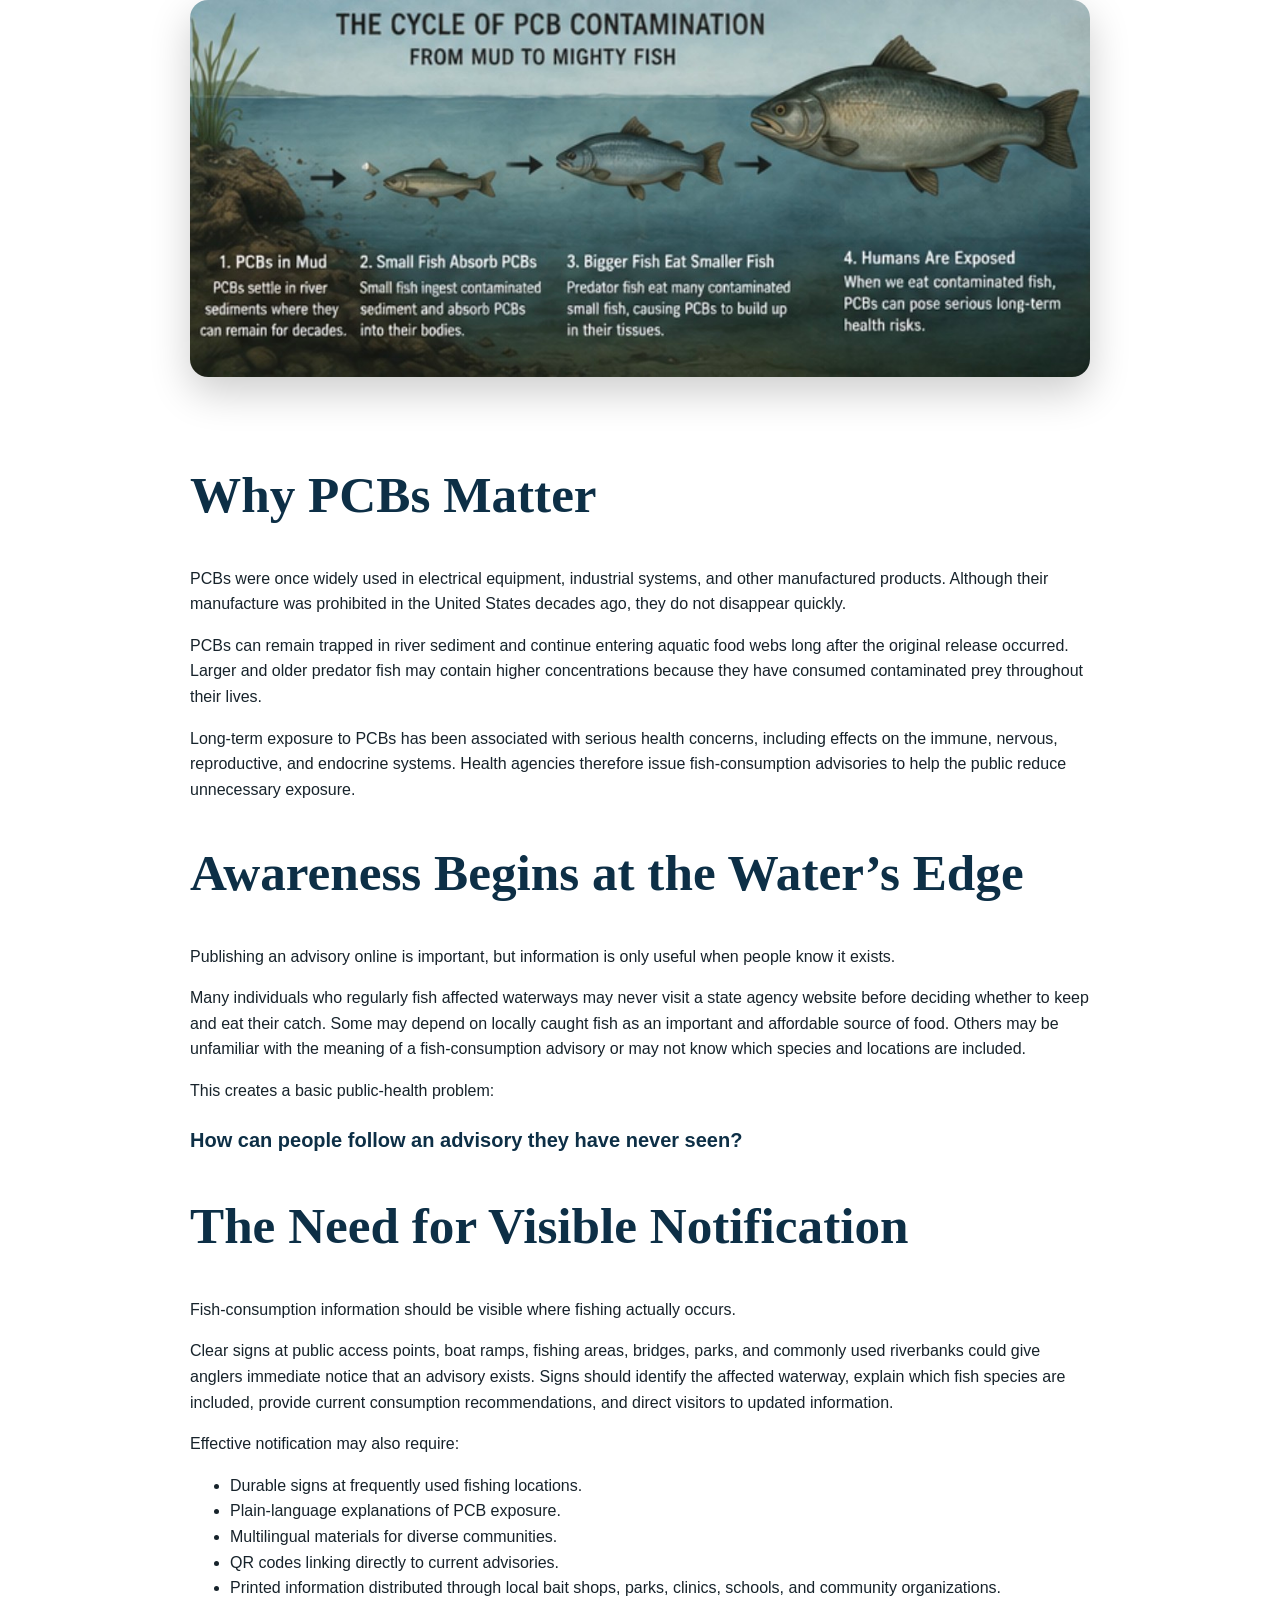
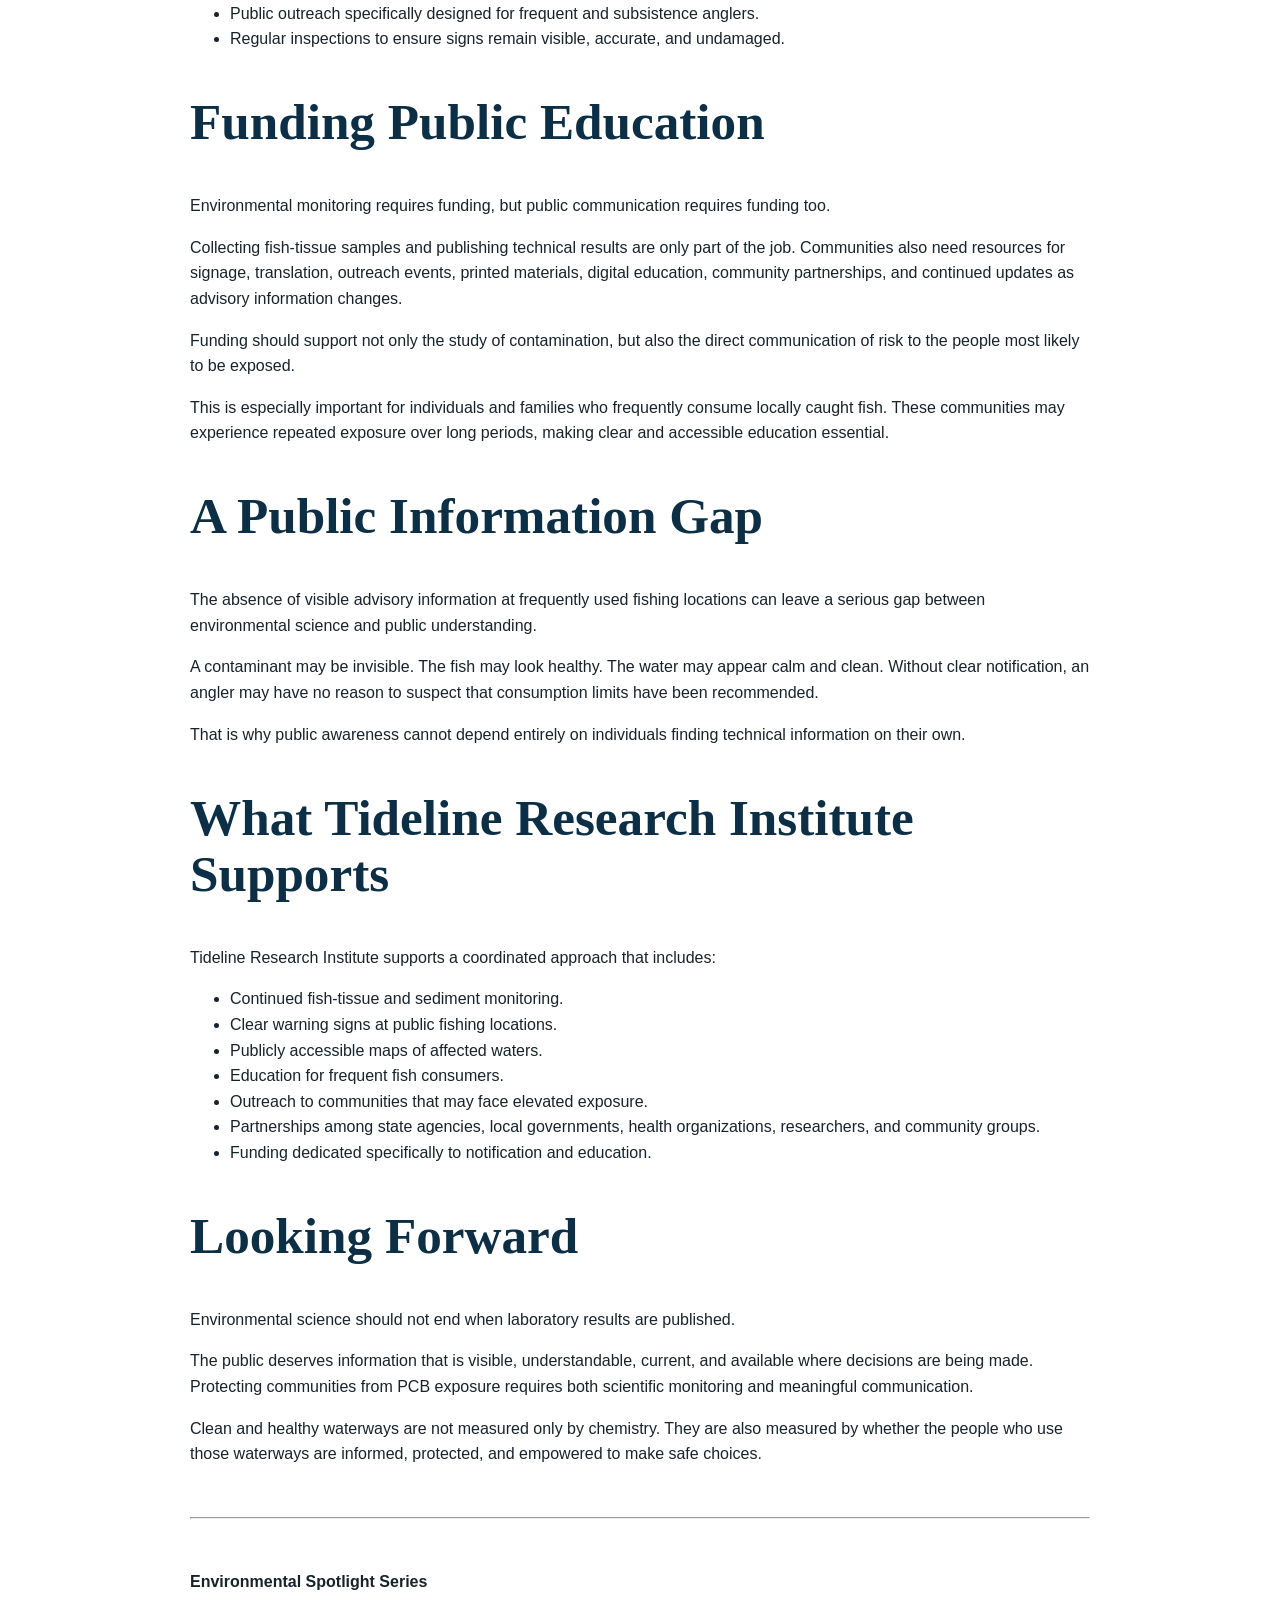
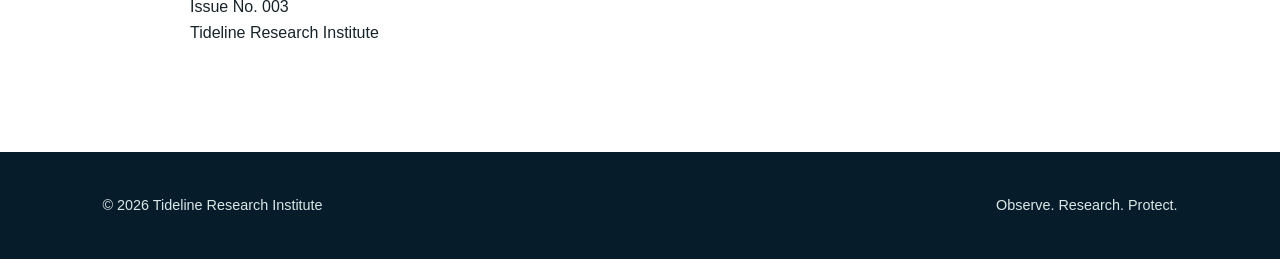
<file: pcbcontamination.html>
<!DOCTYPE html>
<html lang="en">
<head>
<meta charset="UTF-8">
<meta name="viewport" content="width=device-width, initial-scale=1.0">

<title>The Invisible Warning: PCB Contamination | Tideline Research Institute</title>

<meta name="description" content="PCB contamination, fish consumption advisories, public notification, and the need for greater education and outreach along affected Virginia waterways.">

<meta property="og:title" content="The Invisible Warning: PCB Contamination">
<meta property="og:description" content="Why fish-consumption advisories must reach the people who regularly depend on affected waterways for food.">
<meta property="og:image" content="https://tidelineresearchinstitute.org/IMG_0235.jpeg">
<meta property="og:type" content="article">
<meta property="og:url" content="https://tidelineresearchinstitute.org/pcbcontamination.html">

<link rel="stylesheet" href="styles.css">
</head>

<body>

<header>
<a class="brand" href="index.html">
<img src="logo.png" alt="Tideline Research Institute logo">
<span>Tideline Research Institute</span>
</a>

<nav>
<a href="index.html">Home</a>
<a href="index.html#research">Research</a>
<a href="index.html#spotlight">Spotlights</a>
<a href="index.html#contact">Contact</a>
</nav>
</header>

<section class="hero" style="background-image:url('IMG_0196.jpeg');">
<div>

<p class="eyebrow">Environmental Spotlight</p>

<h1>
The Invisible Warning
</h1>

<p>
PCB contamination, fish consumption, and the need for better public awareness.
</p>

</div>
</section>

<section class="section">

<div style="max-width:900px;margin:auto;">

<p class="eyebrow">Environmental Spotlight No. 003</p>

<h2>
PCB Contamination, Fish Consumption, and the Need for Better Public Awareness
</h2>

<p><strong>By Tideline Research Institute</strong></p>

<p>
For many Virginians, fishing is more than a pastime. It is a tradition, a source of food, and a way to spend time with family along the rivers that define our communities. Along the Appomattox River near Petersburg and Dinwiddie, anglers can often be found casting from parks, riverbanks, bridges, and public access points throughout the year.
</p>

<p>
What many people may not realize is that portions of Virginia waterways are covered by fish-consumption advisories because certain fish species contain elevated levels of contaminants, including polychlorinated biphenyls, commonly known as PCBs.
</p>

<p>
PCBs are industrial chemicals that can remain in the environment for decades. Once they enter a river system, they may settle into sediments and gradually move through the food chain. Smaller organisms and fish can absorb PCBs from contaminated sediment and food. Larger fish then eat the smaller fish, allowing PCB concentrations to build in their tissues over time.
</p>

<h2>The Cycle of PCB Contamination</h2>

<img
src="IMG_0235.jpeg"
alt="Diagram showing PCB contamination moving from river sediment to small fish, larger fish, and human exposure"
style="width:100%;border-radius:18px;margin:25px 0 40px;box-shadow:0 15px 40px rgba(0,0,0,.20);">

<h2>Why PCBs Matter</h2>

<p>
PCBs were once widely used in electrical equipment, industrial systems, and other manufactured products. Although their manufacture was prohibited in the United States decades ago, they do not disappear quickly.
</p>

<p>
PCBs can remain trapped in river sediment and continue entering aquatic food webs long after the original release occurred. Larger and older predator fish may contain higher concentrations because they have consumed contaminated prey throughout their lives.
</p>

<p>
Long-term exposure to PCBs has been associated with serious health concerns, including effects on the immune, nervous, reproductive, and endocrine systems. Health agencies therefore issue fish-consumption advisories to help the public reduce unnecessary exposure.
</p>

<h2>Awareness Begins at the Water’s Edge</h2>

<p>
Publishing an advisory online is important, but information is only useful when people know it exists.
</p>

<p>
Many individuals who regularly fish affected waterways may never visit a state agency website before deciding whether to keep and eat their catch. Some may depend on locally caught fish as an important and affordable source of food. Others may be unfamiliar with the meaning of a fish-consumption advisory or may not know which species and locations are included.
</p>

<p>
This creates a basic public-health problem:
</p>

<p style="font-size:1.25rem;font-weight:bold;color:#0d2f46;">
How can people follow an advisory they have never seen?
</p>

<h2>The Need for Visible Notification</h2>

<p>
Fish-consumption information should be visible where fishing actually occurs.
</p>

<p>
Clear signs at public access points, boat ramps, fishing areas, bridges, parks, and commonly used riverbanks could give anglers immediate notice that an advisory exists. Signs should identify the affected waterway, explain which fish species are included, provide current consumption recommendations, and direct visitors to updated information.
</p>

<p>
Effective notification may also require:
</p>

<ul>
<li>Durable signs at frequently used fishing locations.</li>
<li>Plain-language explanations of PCB exposure.</li>
<li>Multilingual materials for diverse communities.</li>
<li>QR codes linking directly to current advisories.</li>
<li>Printed information distributed through local bait shops, parks, clinics, schools, and community organizations.</li>
<li>Public outreach specifically designed for frequent and subsistence anglers.</li>
<li>Regular inspections to ensure signs remain visible, accurate, and undamaged.</li>
</ul>

<h2>Funding Public Education</h2>

<p>
Environmental monitoring requires funding, but public communication requires funding too.
</p>

<p>
Collecting fish-tissue samples and publishing technical results are only part of the job. Communities also need resources for signage, translation, outreach events, printed materials, digital education, community partnerships, and continued updates as advisory information changes.
</p>

<p>
Funding should support not only the study of contamination, but also the direct communication of risk to the people most likely to be exposed.
</p>

<p>
This is especially important for individuals and families who frequently consume locally caught fish. These communities may experience repeated exposure over long periods, making clear and accessible education essential.
</p>

<h2>A Public Information Gap</h2>

<p>
The absence of visible advisory information at frequently used fishing locations can leave a serious gap between environmental science and public understanding.
</p>

<p>
A contaminant may be invisible. The fish may look healthy. The water may appear calm and clean. Without clear notification, an angler may have no reason to suspect that consumption limits have been recommended.
</p>

<p>
That is why public awareness cannot depend entirely on individuals finding technical information on their own.
</p>

<h2>What Tideline Research Institute Supports</h2>

<p>
Tideline Research Institute supports a coordinated approach that includes:
</p>

<ul>
<li>Continued fish-tissue and sediment monitoring.</li>
<li>Clear warning signs at public fishing locations.</li>
<li>Publicly accessible maps of affected waters.</li>
<li>Education for frequent fish consumers.</li>
<li>Outreach to communities that may face elevated exposure.</li>
<li>Partnerships among state agencies, local governments, health organizations, researchers, and community groups.</li>
<li>Funding dedicated specifically to notification and education.</li>
</ul>

<h2>Looking Forward</h2>

<p>
Environmental science should not end when laboratory results are published.
</p>

<p>
The public deserves information that is visible, understandable, current, and available where decisions are being made. Protecting communities from PCB exposure requires both scientific monitoring and meaningful communication.
</p>

<p>
Clean and healthy waterways are not measured only by chemistry. They are also measured by whether the people who use those waterways are informed, protected, and empowered to make safe choices.
</p>

<hr style="margin:50px 0;">

<p>
<strong>Environmental Spotlight Series</strong><br>
Issue No. 003<br>
Tideline Research Institute
</p>

</div>

</section>

<footer>
<p>© 2026 Tideline Research Institute</p>
<p>Observe. Research. Protect.</p>
</footer>

</body>
</html>
</file>
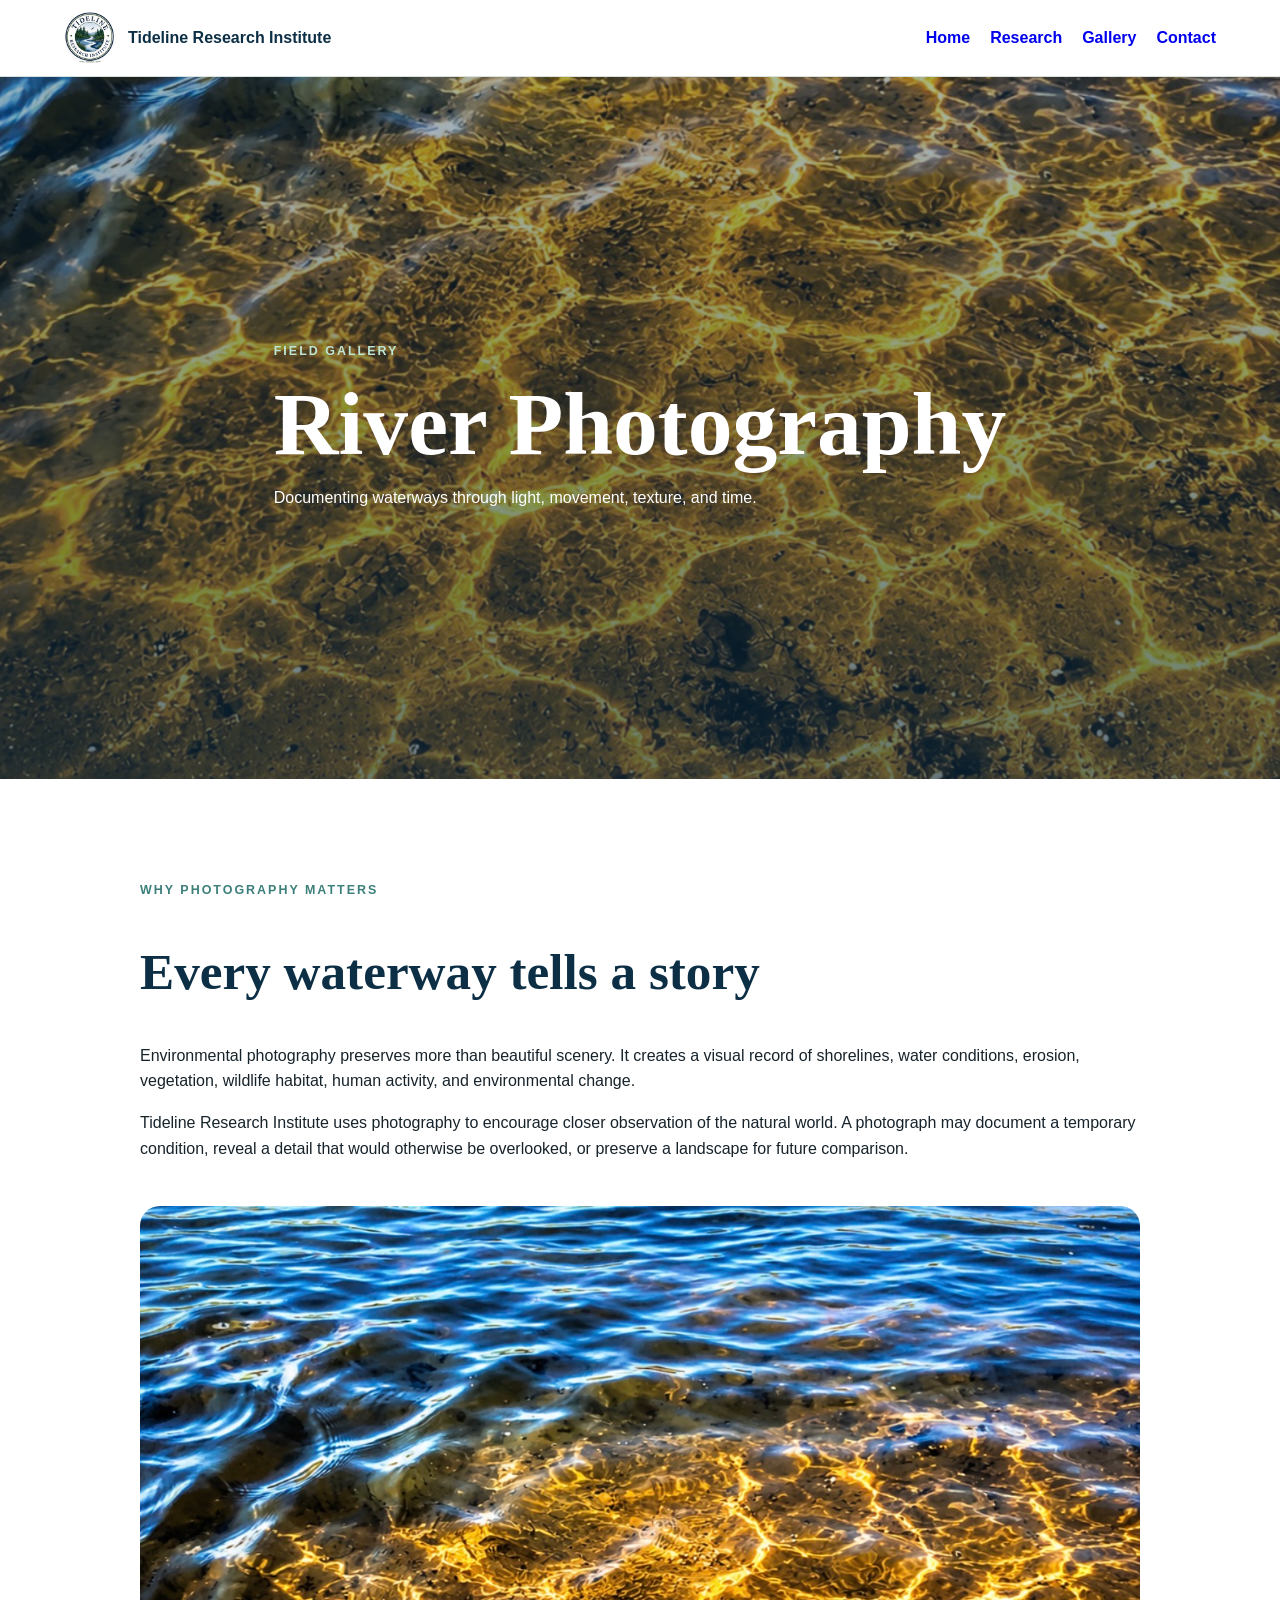
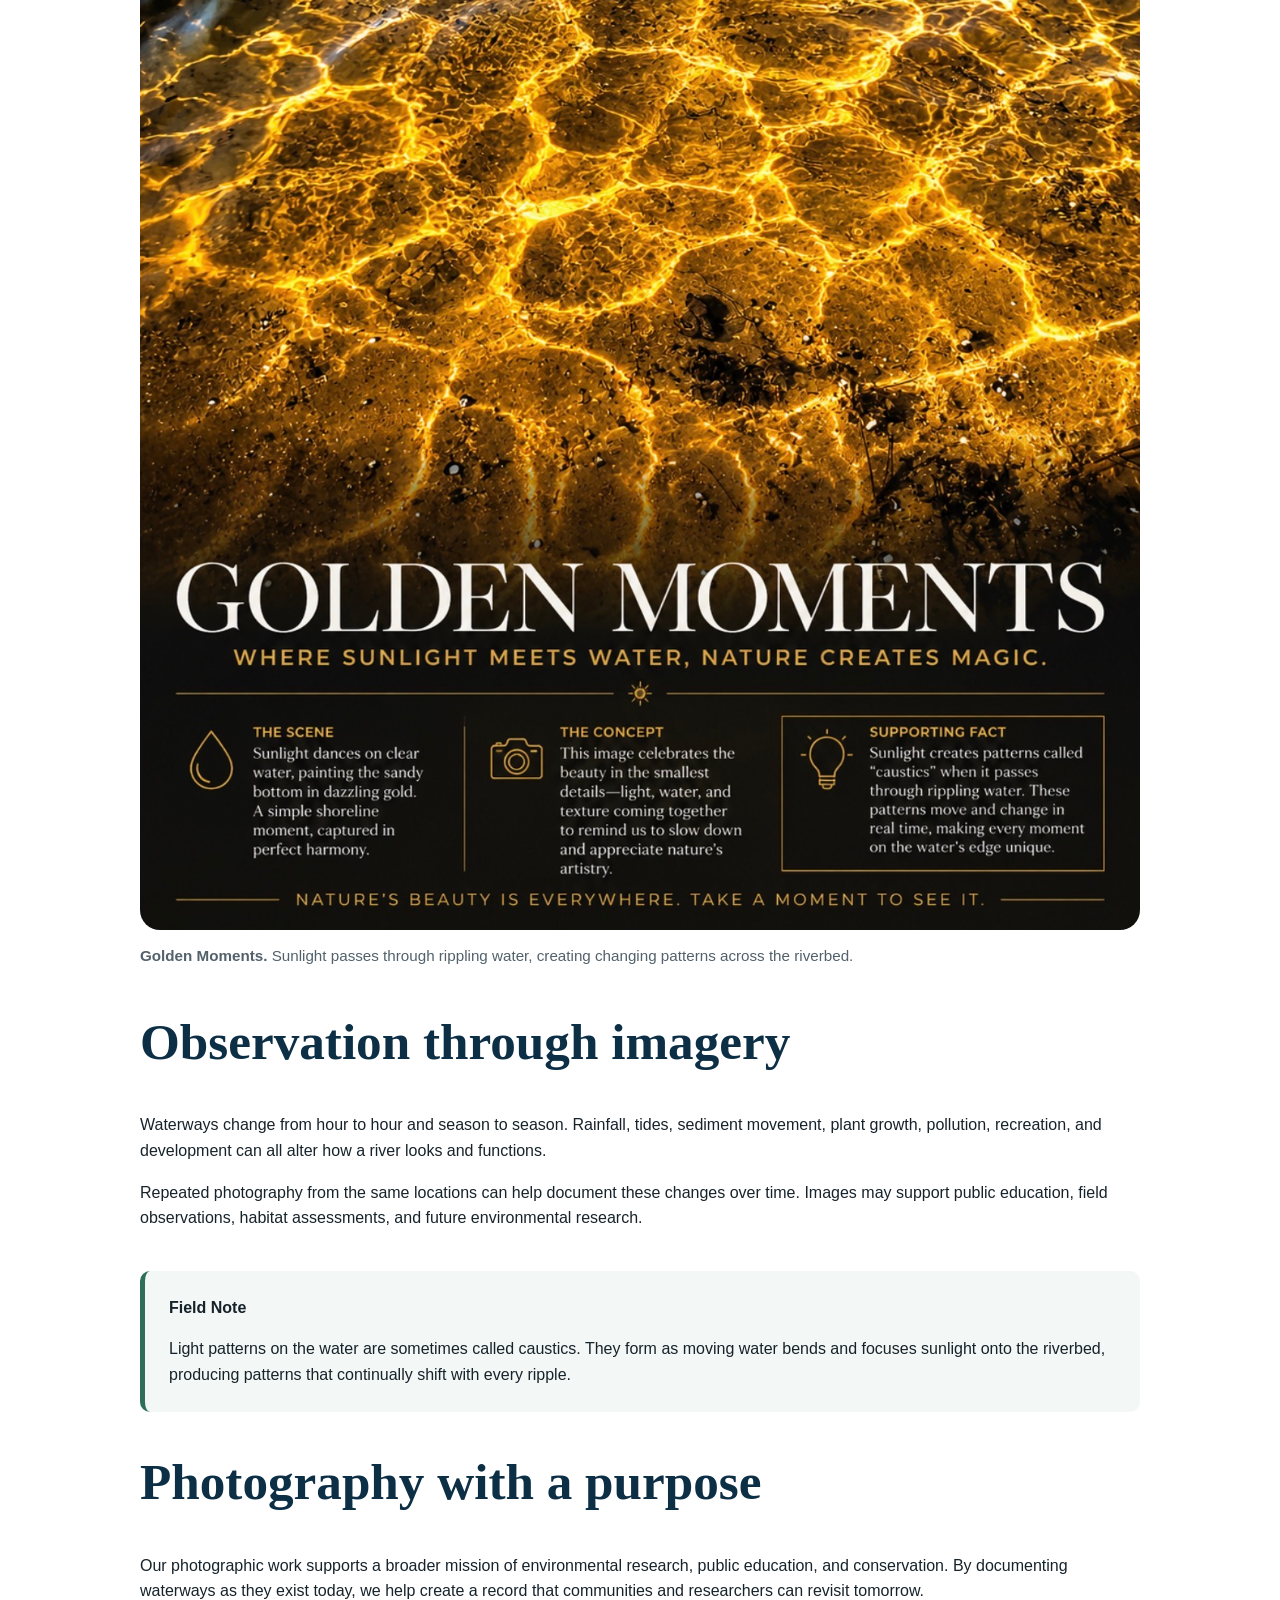
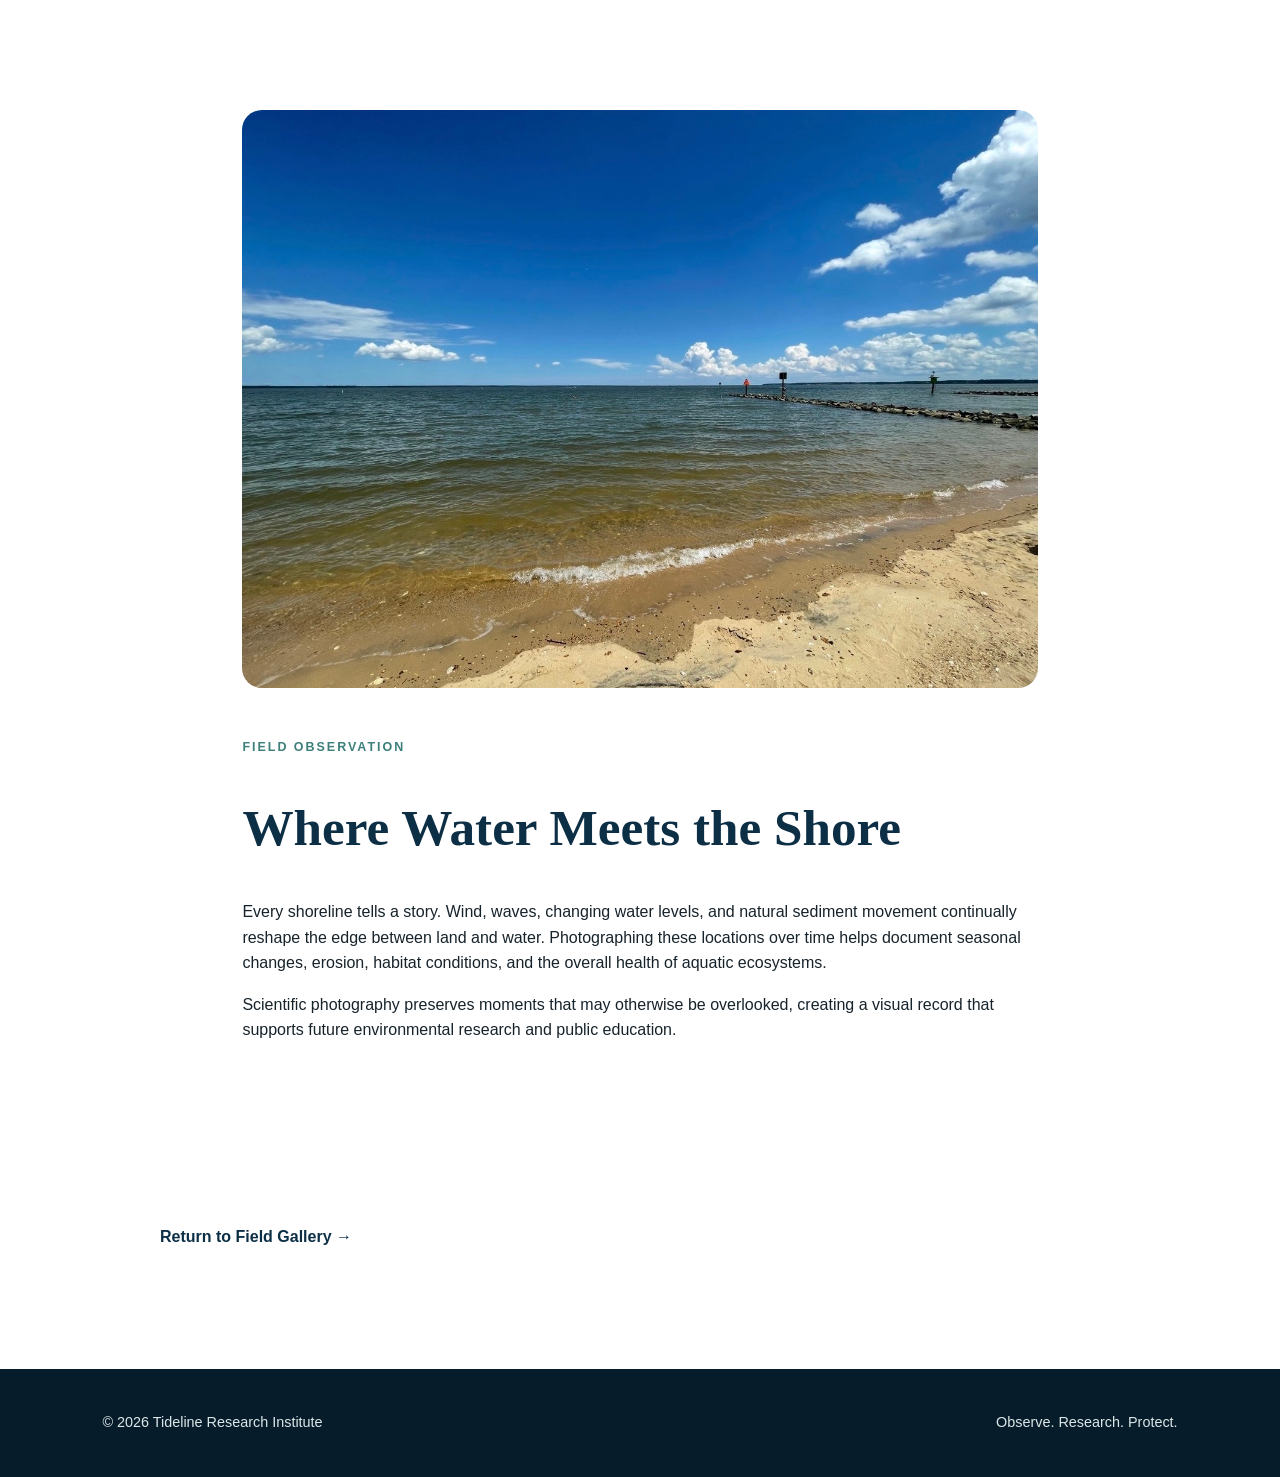
<file: riverphotography.html>
<!DOCTYPE html>
<html lang="en">
<head>
<meta charset="UTF-8">
<meta name="viewport" content="width=device-width, initial-scale=1.0">

<title>River Photography | Tideline Research Institute</title>

<meta name="description" content="River and waterway photography documented by Tideline Research Institute.">

<meta property="og:title" content="River Photography | Tideline Research Institute">
<meta property="og:description" content="Documenting the beauty, condition, and changing character of waterways through photography.">
<meta property="og:image" content="https://tidelineresearchinstitute.org/IMG_0244.jpeg">
<meta property="og:type" content="website">

<link rel="stylesheet" href="styles.css">
</head>

<body>

<header>
    <a class="brand" href="index.html">
        <img src="logo.png" alt="Tideline Research Institute logo">
        <span>Tideline Research Institute</span>
    </a>

    <nav>
        <a href="index.html">Home</a>
        <a href="index.html#research">Research</a>
        <a href="index.html#gallery">Gallery</a>
        <a href="index.html#contact">Contact</a>
    </nav>
</header>

<section class="hero" style="
background:
linear-gradient(rgba(13,47,70,.35), rgba(13,47,70,.62)),
url('IMG_0244.jpeg');
background-size:cover;
background-position:center 35%;
">

    <div>
        <p class="eyebrow">Field Gallery</p>

        <h1>River Photography</h1>

        <p>
            Documenting waterways through light, movement, texture, and time.
        </p>
    </div>

</section>

<section class="section">

    <div style="max-width:1000px;margin:auto;">

        <p class="eyebrow">Why Photography Matters</p>

        <h2>Every waterway tells a story</h2>

        <p>
            Environmental photography preserves more than beautiful scenery. It creates a visual record of shorelines, water conditions, erosion, vegetation, wildlife habitat, human activity, and environmental change.
        </p>

        <p>
            Tideline Research Institute uses photography to encourage closer observation of the natural world. A photograph may document a temporary condition, reveal a detail that would otherwise be overlooked, or preserve a landscape for future comparison.
        </p>

        <figure style="margin:45px 0;">
            <img
                src="IMG_0244.jpeg"
                alt="Golden sunlight reflecting through shallow river water"
                style="width:100%;border-radius:20px;display:block;"
            >

            <figcaption style="
                margin-top:14px;
                font-size:.95rem;
                line-height:1.6;
                color:#52616b;
            ">
                <strong>Golden Moments.</strong>
                Sunlight passes through rippling water, creating changing patterns across the riverbed.
            </figcaption>
        </figure>

        <h2>Observation through imagery</h2>

        <p>
            Waterways change from hour to hour and season to season. Rainfall, tides, sediment movement, plant growth, pollution, recreation, and development can all alter how a river looks and functions.
        </p>

        <p>
            Repeated photography from the same locations can help document these changes over time. Images may support public education, field observations, habitat assessments, and future environmental research.
        </p>

        <div style="
            background:#f3f7f5;
            padding:24px;
            border-left:5px solid #2e6f5c;
            border-radius:10px;
            margin:40px 0;
        ">
            <strong>Field Note</strong>

            <p style="margin-bottom:0;">
                Light patterns on the water are sometimes called caustics. They form as moving water bends and focuses sunlight onto the riverbed, producing patterns that continually shift with every ripple.
            </p>
        </div>

        <h2>Photography with a purpose</h2>

        <p>
            Our photographic work supports a broader mission of environmental research, public education, and conservation. By documenting waterways as they exist today, we help create a record that communities and researchers can revisit tomorrow.
        </p>

<section class="section">

<img
src="IMG_0341.jpeg"
alt="River shoreline under a summer sky"
style="width:100%; border-radius:20px; margin-bottom:30px;">

<p class="eyebrow">FIELD OBSERVATION</p>

<h2>Where Water Meets the Shore</h2>

<p>
Every shoreline tells a story. Wind, waves, changing water levels, and natural sediment movement continually reshape the edge between land and water. Photographing these locations over time helps document seasonal changes, erosion, habitat conditions, and the overall health of aquatic ecosystems.
</p>

<p>
Scientific photography preserves moments that may otherwise be overlooked, creating a visual record that supports future environmental research and public education.
</p>

</section>

        
        <p style="margin-top:40px;">
            <a class="btn" href="index.html#gallery">
                Return to Field Gallery →
            </a>
        </p>

    </div>

</section>

<footer>
    <p>© 2026 Tideline Research Institute</p>
    <p>Observe. Research. Protect.</p>
</footer>

</body>
</html>
</file>
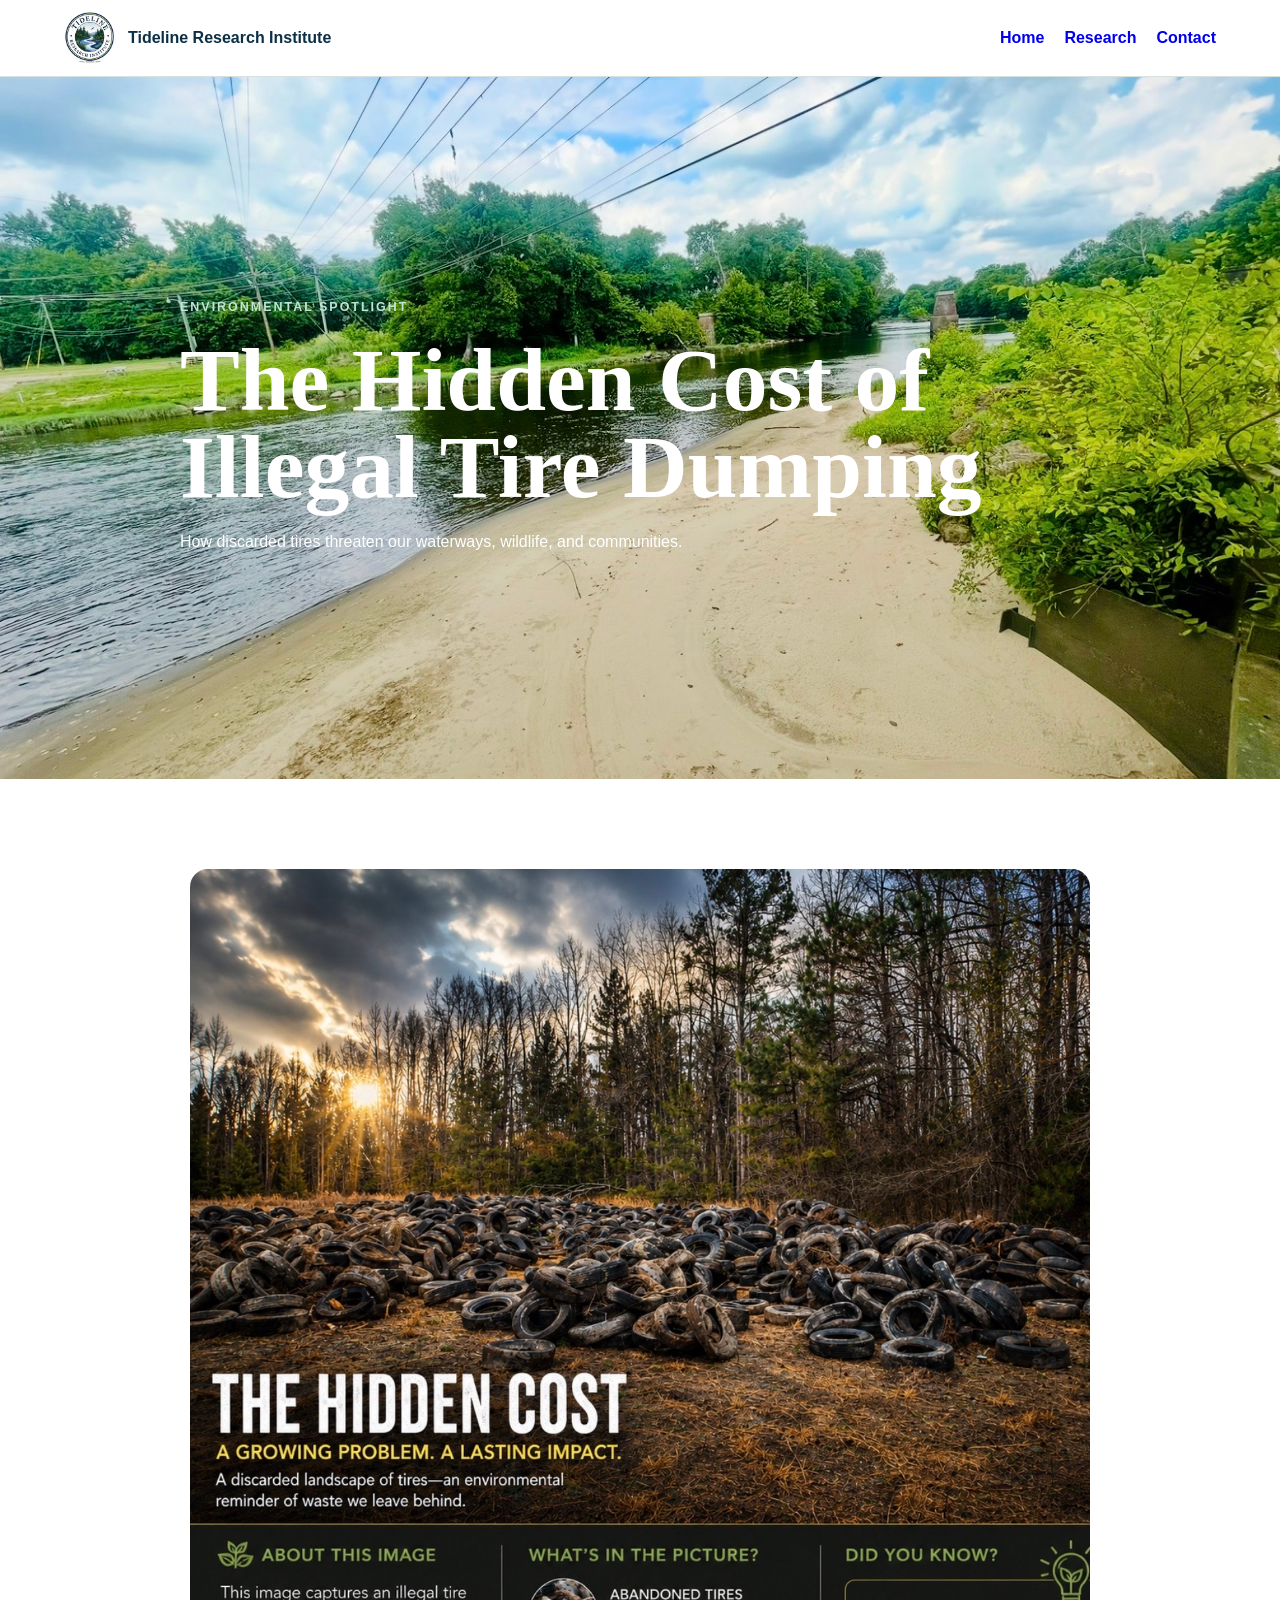
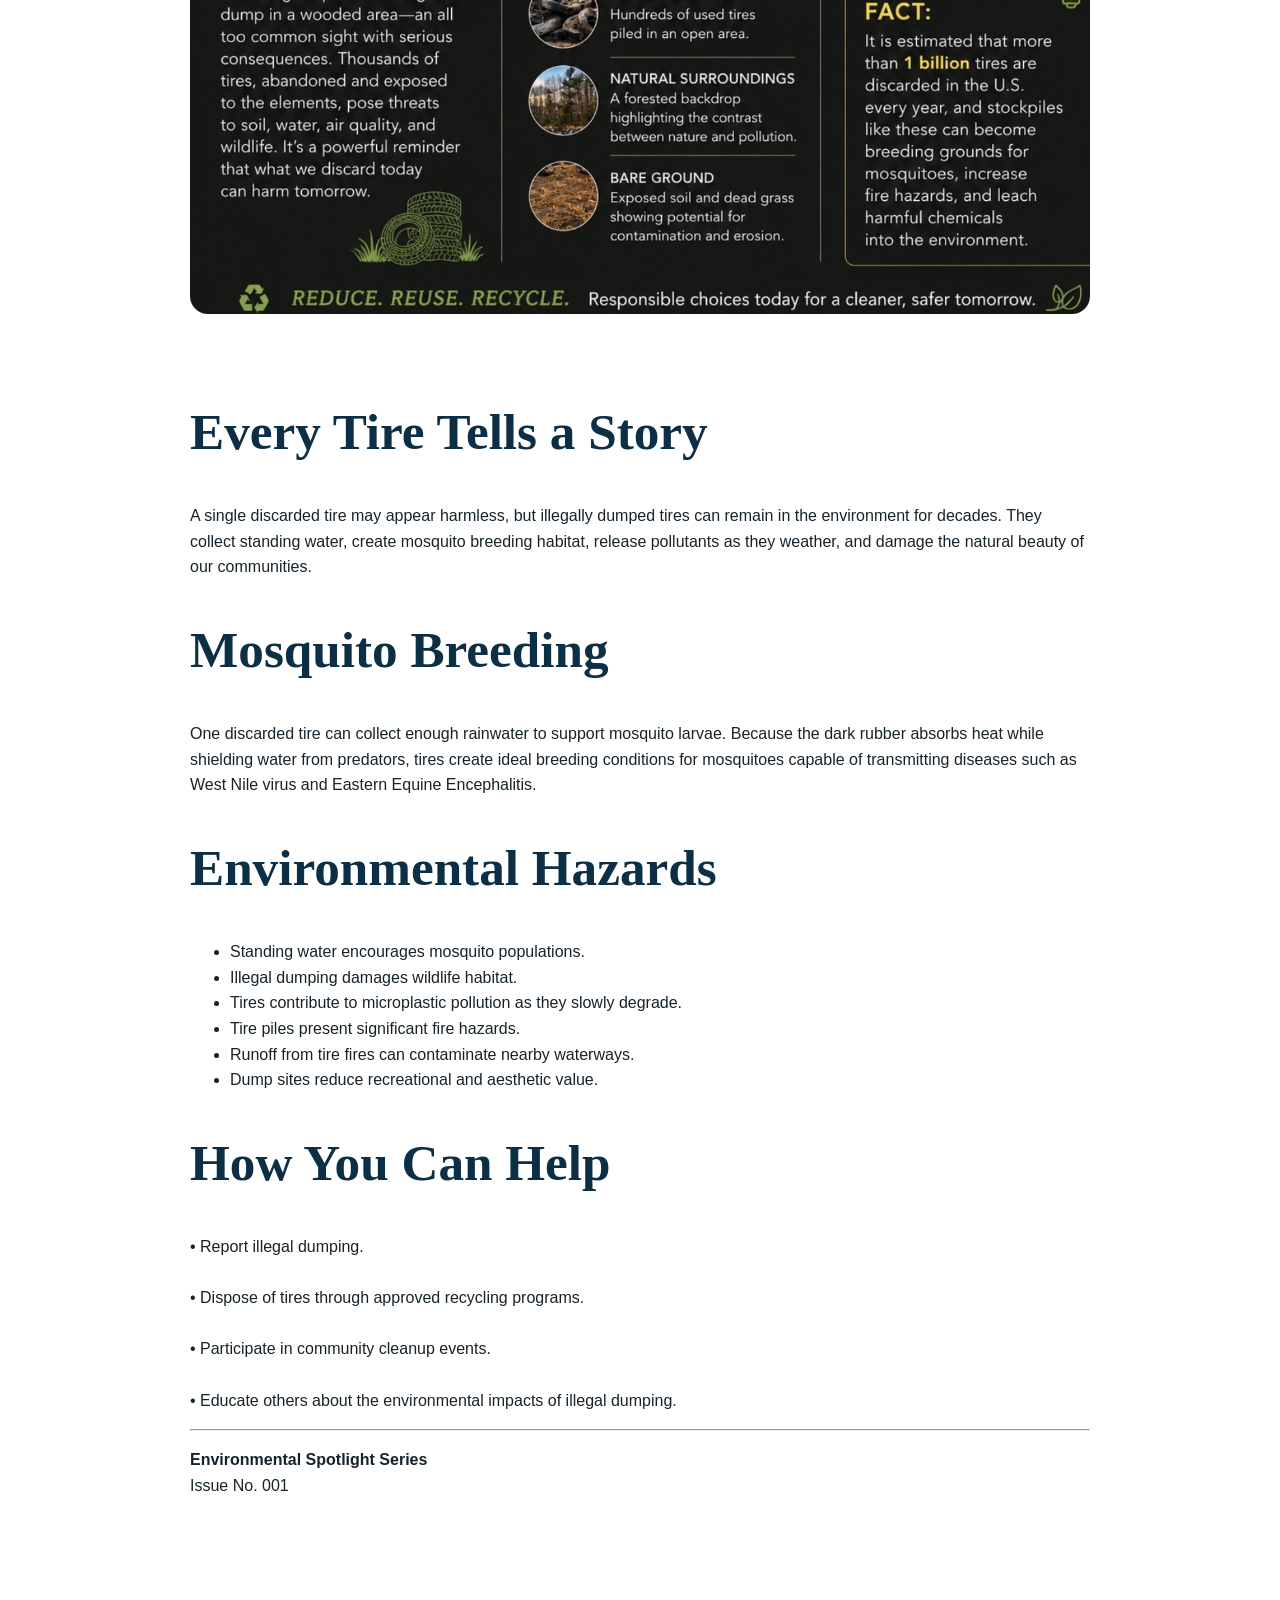
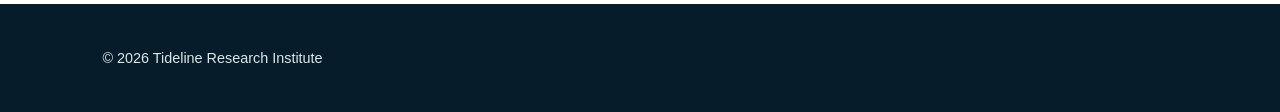
<file: tiredumps.html>
<!DOCTYPE html>
<html lang="en">
<head>
<meta charset="UTF-8">
<meta name="viewport" content="width=device-width, initial-scale=1.0">

<title>The Hidden Cost of Illegal Tire Dumping | Tideline Research Institute</title>

<link rel="stylesheet" href="styles.css">

</head>

<body>

<header>
    <a class="brand" href="index.html">
        <img src="logo.png" alt="Tideline Research Institute Logo">
        <span>Tideline Research Institute</span>
    </a>

    <nav>
        <a href="index.html">Home</a>
        <a href="index.html#research">Research</a>
        <a href="index.html#contact">Contact</a>
    </nav>
</header>

<section class="hero" style="background-image:url('IMG_0196.jpeg');">

<div>

<p class="eyebrow">
Environmental Spotlight
</p>

<h1>
The Hidden Cost of Illegal Tire Dumping
</h1>

<p>
How discarded tires threaten our waterways, wildlife, and communities.
</p>

</div>

</section>

<section class="section">
<div style="max-width:900px;margin:auto;">

<img src="IMG_0226.jpeg"
style="width:100%;border-radius:18px;margin-bottom:40px;">

<h2>Every Tire Tells a Story</h2>

<p>
A single discarded tire may appear harmless, but illegally dumped tires can remain in the environment for decades. They collect standing water, create mosquito breeding habitat, release pollutants as they weather, and damage the natural beauty of our communities.
</p>

<h2>Mosquito Breeding</h2>

<p>
One discarded tire can collect enough rainwater to support mosquito larvae. Because the dark rubber absorbs heat while shielding water from predators, tires create ideal breeding conditions for mosquitoes capable of transmitting diseases such as West Nile virus and Eastern Equine Encephalitis.
</p>

<h2>Environmental Hazards</h2>

<ul>

<li>Standing water encourages mosquito populations.</li>

<li>Illegal dumping damages wildlife habitat.</li>

<li>Tires contribute to microplastic pollution as they slowly degrade.</li>

<li>Tire piles present significant fire hazards.</li>

<li>Runoff from tire fires can contaminate nearby waterways.</li>

<li>Dump sites reduce recreational and aesthetic value.</li>

</ul>

<h2>How You Can Help</h2>

<p>

• Report illegal dumping.

<br><br>

• Dispose of tires through approved recycling programs.

<br><br>

• Participate in community cleanup events.

<br><br>

• Educate others about the environmental impacts of illegal dumping.

</p>

<hr>

<p>

<strong>Environmental Spotlight Series</strong>

<br>

Issue No. 001

</p>

</section>

<footer>

<p>

© 2026 Tideline Research Institute

</p>
</div>
</footer>

</body>

</html>
</file>
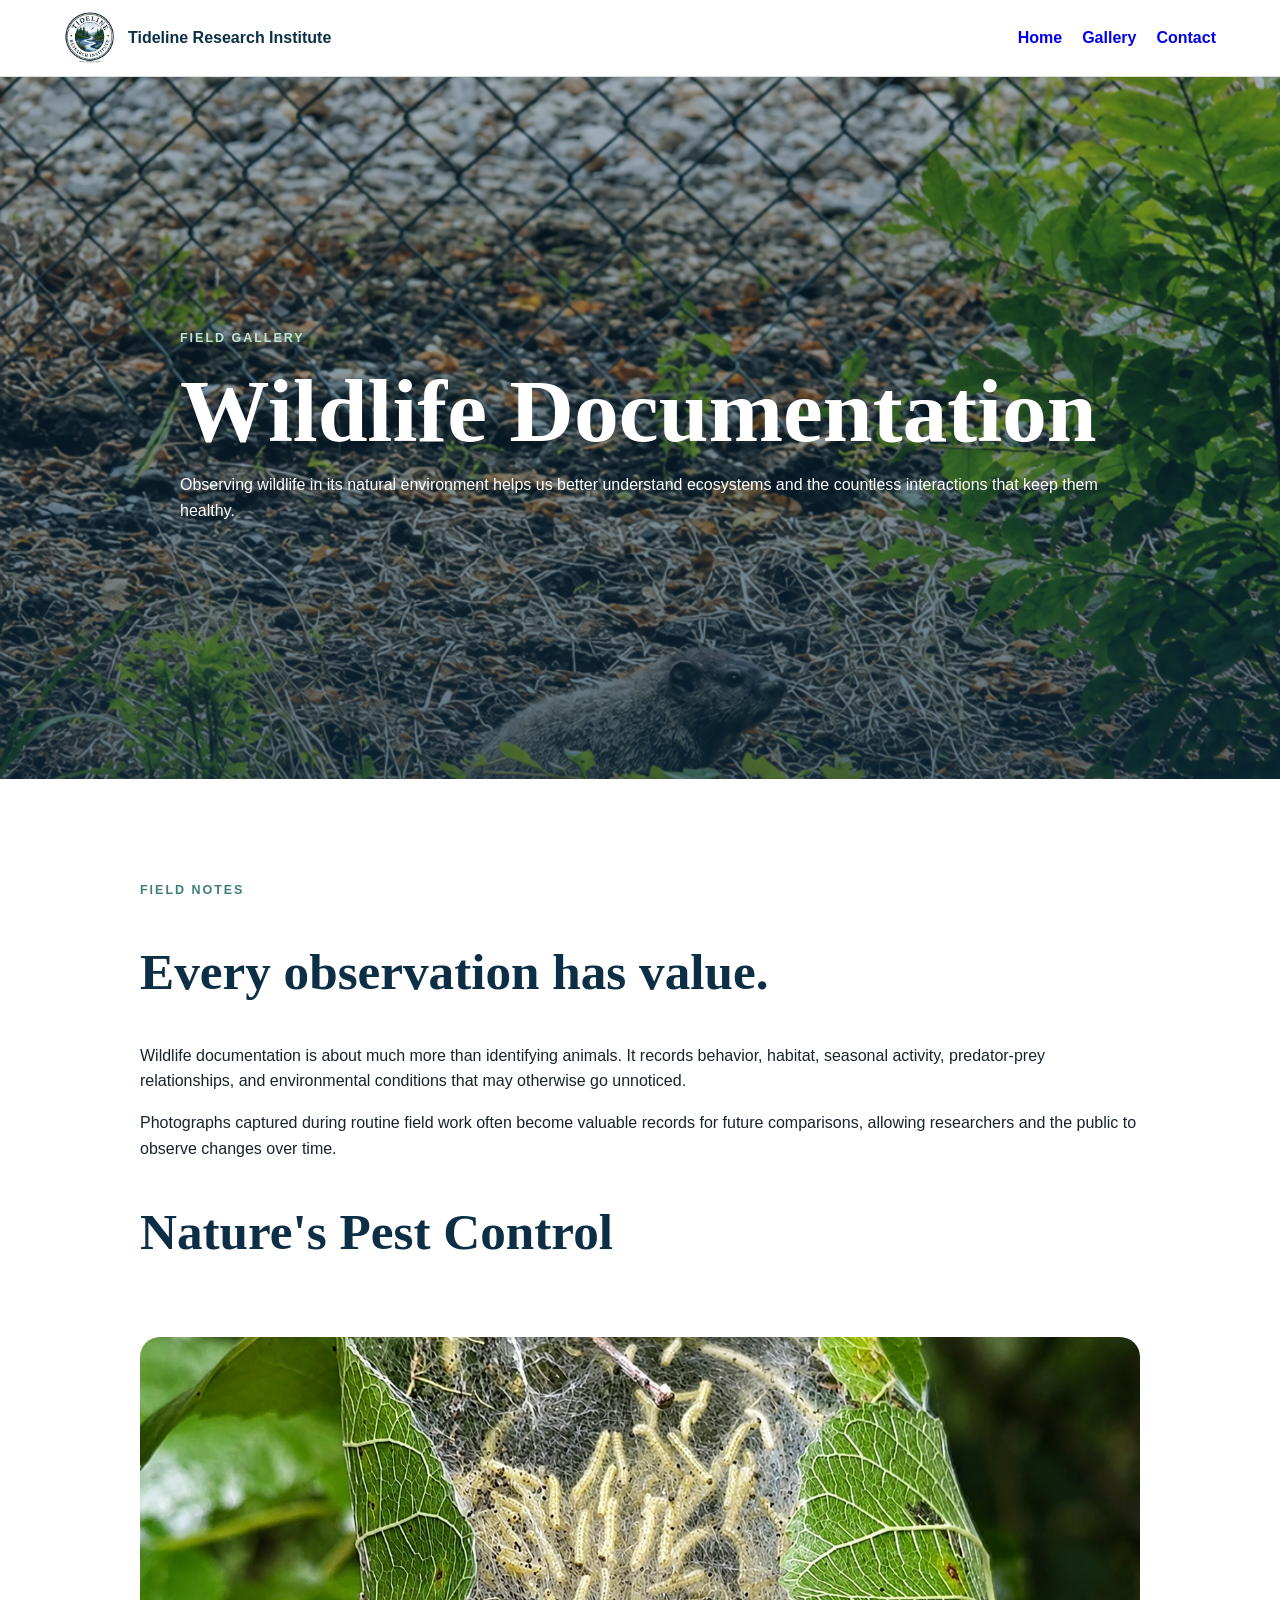
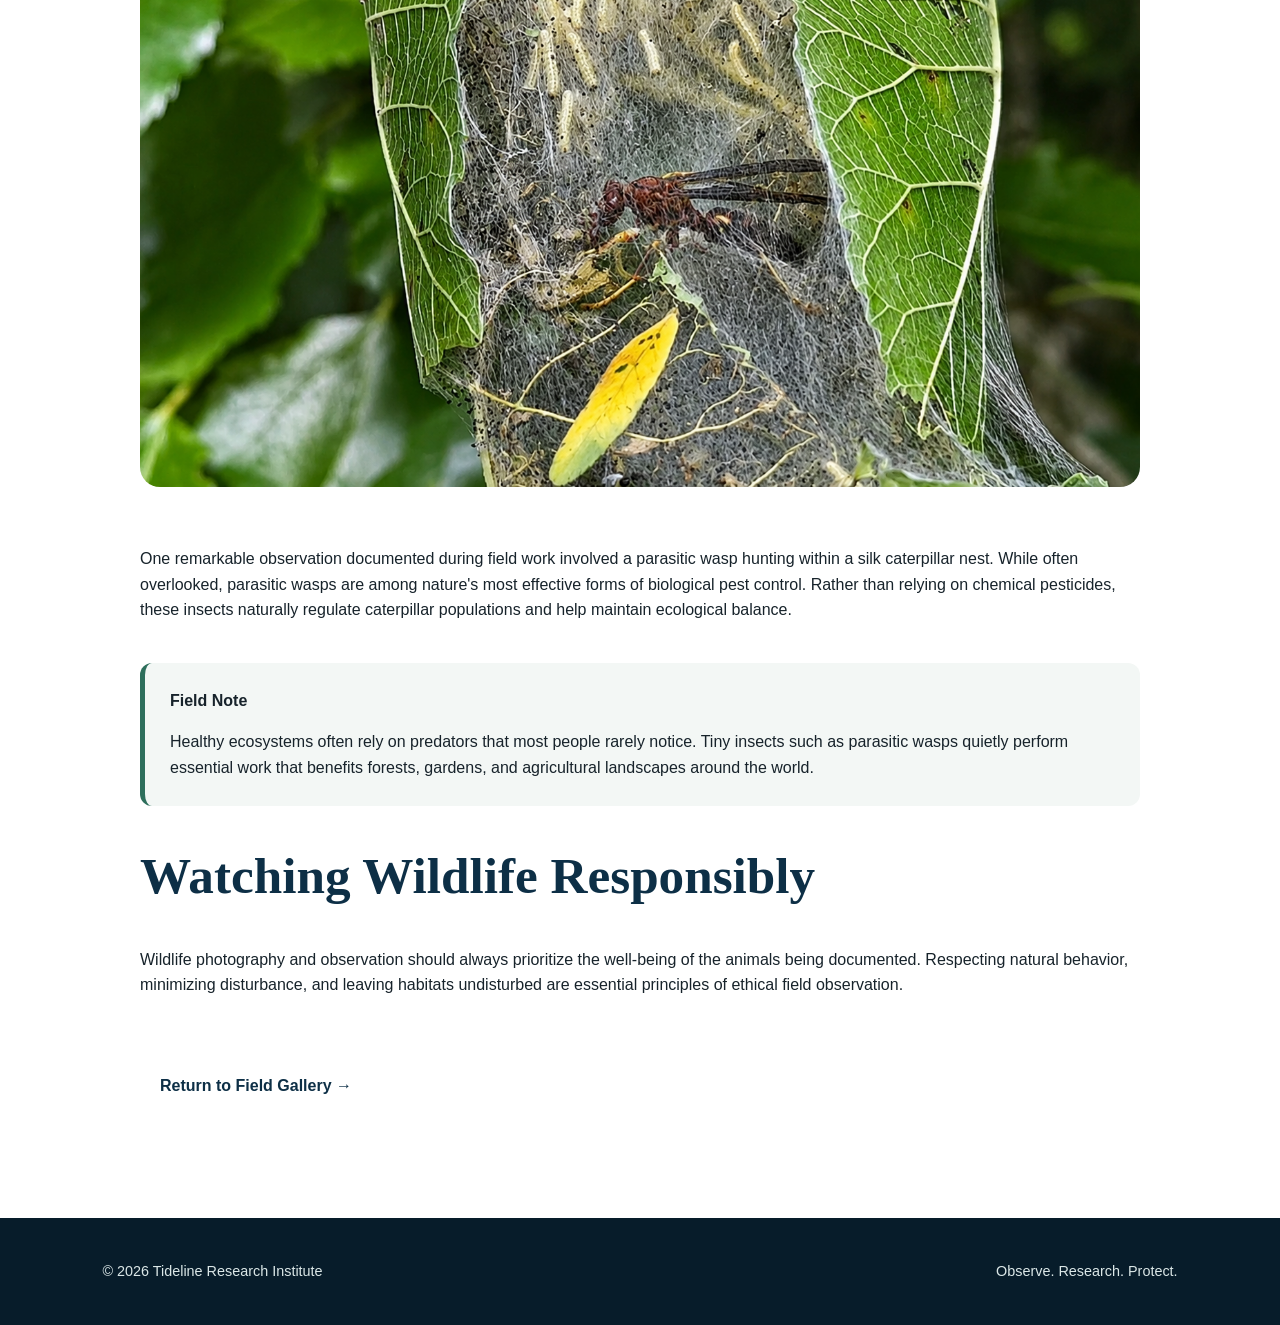
<file: wildlife.html>
<!DOCTYPE html>
<html lang="en">
<head>

<meta charset="UTF-8">
<meta name="viewport" content="width=device-width, initial-scale=1.0">

<title>Wildlife Documentation | Tideline Research Institute</title>

<meta name="description" content="Wildlife observations and field documentation from Tideline Research Institute.">

<link rel="stylesheet" href="styles.css">

</head>

<body>

<header>
    <a class="brand" href="index.html">
        <img src="logo.png" alt="Tideline Research Institute">
        <span>Tideline Research Institute</span>
    </a>

    <nav>
        <a href="index.html">Home</a>
        <a href="index.html#gallery">Gallery</a>
        <a href="index.html#contact">Contact</a>
    </nav>
</header>

<section class="hero" style="
background:
linear-gradient(rgba(13,47,70,.35),rgba(13,47,70,.65)),
url('D9C00184-7600-45F3-8F25-3B37F26868F0.png');
background-size:cover;
background-position:center center;
">

<div>

<p class="eyebrow">Field Gallery</p>

<h1>Wildlife Documentation</h1>

<p>
Observing wildlife in its natural environment helps us better understand ecosystems and the countless interactions that keep them healthy.
</p>

</div>

</section>

<section class="section">

<div style="max-width:1000px;margin:auto;">

<p class="eyebrow">Field Notes</p>

<h2>Every observation has value.</h2>

<p>
Wildlife documentation is about much more than identifying animals. It records behavior, habitat, seasonal activity, predator-prey relationships, and environmental conditions that may otherwise go unnoticed.
</p>

<p>
Photographs captured during routine field work often become valuable records for future comparisons, allowing researchers and the public to observe changes over time.
</p>

<h2>Nature's Pest Control</h2>

<img
src="0D252C12-E954-45B9-AF05-C8CB2DD5C07C.png"
style="width:100%;border-radius:20px;margin:35px 0;"
alt="Parasitic wasp preying on caterpillars">

<p>
One remarkable observation documented during field work involved a parasitic wasp hunting within a silk caterpillar nest. While often overlooked, parasitic wasps are among nature's most effective forms of biological pest control. Rather than relying on chemical pesticides, these insects naturally regulate caterpillar populations and help maintain ecological balance.
</p>

<div style="
background:#f3f7f5;
padding:25px;
border-left:5px solid #2e6f5c;
border-radius:12px;
margin:40px 0;
">

<strong>Field Note</strong>

<p style="margin-bottom:0;">
Healthy ecosystems often rely on predators that most people rarely notice. Tiny insects such as parasitic wasps quietly perform essential work that benefits forests, gardens, and agricultural landscapes around the world.
</p>

</div>

<h2>Watching Wildlife Responsibly</h2>

<p>
Wildlife photography and observation should always prioritize the well-being of the animals being documented. Respecting natural behavior, minimizing disturbance, and leaving habitats undisturbed are essential principles of ethical field observation.
</p>

<p style="margin-top:40px;">
<a class="btn" href="index.html#gallery">
Return to Field Gallery →
</a>
</p>

</div>

</section>

<footer>

<p>© 2026 Tideline Research Institute</p>

<p>Observe. Research. Protect.</p>

</footer>

</body>
</html>
</file>
<file: styles.css>
:root{--navy:#0d2f46;--green:#245b49;--teal:#3d7f7a;--cream:#f4f2e9;--white:#fff;--ink:#17232b;--line:#d9e1df}
*{box-sizing:border-box}html{scroll-behavior:smooth}body{margin:0;font-family:Arial,Helvetica,sans-serif;color:var(--ink);line-height:1.6}
header{position:sticky;top:0;z-index:10;display:flex;align-items:center;justify-content:space-between;padding:12px 5vw;background:#fffffff2;border-bottom:1px solid var(--line);backdrop-filter:blur(10px)}
.brand{display:flex;align-items:center;gap:12px;text-decoration:none;font-weight:700;color:var(--navy)}.brand img{width:52px;height:52px;border-radius:50%;object-fit:cover}
nav{display:flex;gap:20px}nav a{text-decoration:none;font-weight:600}#menu{display:none}
.hero{min-height:78vh;display:grid;place-items:center;padding:80px 8vw;color:#fff;background:
    linear-gradient(rgba(13,47,70,.55), rgba(36,91,73,.45)),
    url("IMG_0196.jpeg");
background-size: cover;
background-position: center;
background-repeat: no-repeat;}
.hero>div{max-width:920px}.eyebrow{text-transform:uppercase;letter-spacing:.16em;font-size:.78rem;font-weight:700;color:var(--teal)}.hero .eyebrow{color:#bfe5d4}
h1,h2{font-family:Georgia,'Times New Roman',serif;color:var(--navy)}h1{font-size:clamp(2.8rem,7vw,6rem);line-height:.98;color:#fff;margin:.2em 0}h2{font-size:clamp(2rem,4vw,3.6rem);line-height:1.1}
.btn{display:inline-block;margin-top:22px;padding:13px 20px;border-radius:999px;background:#fff;color:var(--navy);text-decoration:none;font-weight:700}
.section{padding:90px 8vw}.alt{background:var(--cream)}.grid{display:grid;grid-template-columns:repeat(4,1fr);gap:18px}.grid.three{grid-template-columns:repeat(3,1fr)}
article,.panel{padding:25px;background:#fff;border:1px solid var(--line);border-radius:18px;box-shadow:0 18px 45px #0d2f461f}
.gallery{display:grid;grid-template-columns:repeat(3,1fr);gap:18px}.gallery div{min-height:250px;display:grid;place-items:end start;padding:24px;color:#fff;font-weight:700;border-radius:18px;background:linear-gradient(145deg,var(--navy),var(--teal))}
.contact{display:grid;grid-template-columns:1.2fr .8fr;gap:40px;background:var(--navy);color:#fff}.contact h2{color:#fff}.panel{color:var(--ink)}
footer{display:flex;justify-content:space-between;gap:20px;padding:28px 8vw;background:#071c2a;color:#dbe7e7;font-size:.9rem}
@media(max-width:900px){#menu{display:block}nav{display:none;position:absolute;top:77px;left:0;right:0;padding:20px;background:#fff;flex-direction:column}nav.open{display:flex}.grid,.grid.three,.gallery,.contact{grid-template-columns:1fr 1fr}}
@media(max-width:600px){.grid,.grid.three,.gallery,.contact{grid-template-columns:1fr}footer{flex-direction:column}.brand span{max-width:190px;line-height:

                                                                                                                               
                                                                                                                               
                                                                                                                               
                                                                                                                               /* Fixed botanical side borders */

/* Floral side borders */
body::before,
body::after {
    content: "";
    position: fixed;
    top: 0;
    height: 100vh;
    width: 42px;              /* adjust width to taste */
    z-index: 0;
    pointer-events: none;
    background-repeat: repeat-y;
    background-size: contain;
    background-position: top center;
}

/* Left border */
body::before {
    left: 0;
    background-image: url('EE0B727A-BDD7-45D3-A7BC-A9D5E7906455.png');
}

/* Right border */
body::after {
    right: 0;
    background-image: url('2909ADC6-A312-4CB1-B912-891F6A0771F9.png');
}

/* Keep the page content above the borders */
main,
header,
footer {
    position: relative;
    z-index: body::before,
body::after {
    content: "";
    position: fixed;
    top: 0;
    bottom: 0;
    width: 36px;
    pointer-events: none;
    z-index: 999;
    background-repeat: repeat-y;
    background-size: 36px auto;
}

body::before {
    left: 0;
    background-image: url("./EE0B727A-BDD7-45D3-A7BC-A9D5E7906455.png");
}

body::after {
    right: 0;
    background-image: url("./2909ADC6-A312-4CB1-B912-891F6A0771F9.png");
}
</file>
